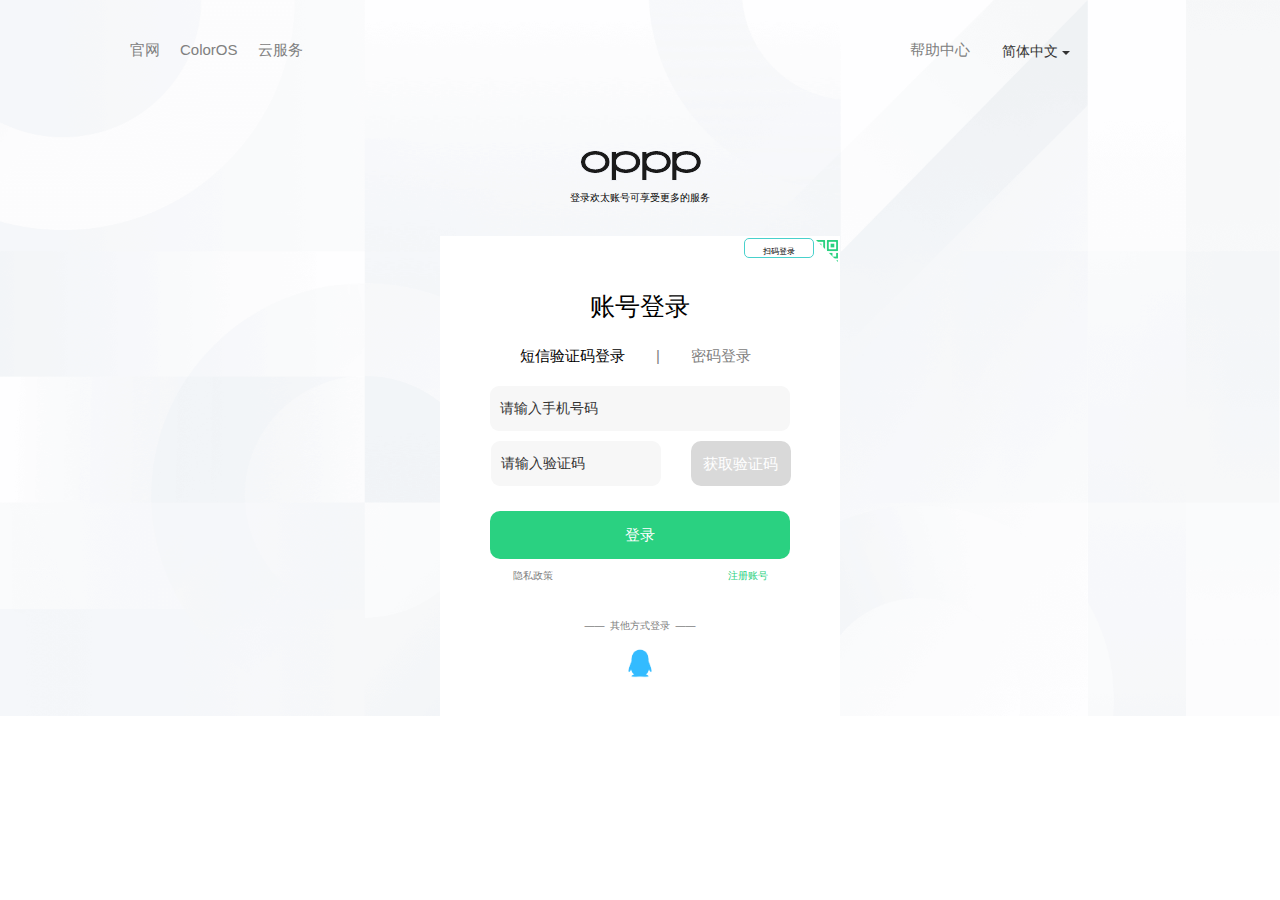
<file: 大二上-OPPO官网商城页面响应式设计/denglu.html>
<!DOCTYPE html>
<html>
	<head>
		<meta charset="utf-8">
		<title>OPPO 登录</title>
		<link rel="icon" href="https://business.oppo.com/static/favicon.ico"/>
		<link rel="stylesheet" type="text/css" href="css/bootstrap.css"/>
		<script type="text/javascript" src="js/jquery-1.12.4.js"></script>
		<script type="text/javascript" src="js/bootstrap.js"></script>
		<style type="text/css">
			body{
				background: url("images/denglubeijng.png") no-repeat;
				-moz-background-size:100% 100%;
				background-size:100% 100%;
			}
			header{
				height: 150px;
				line-height: 100px;
			}
			header li{
				float: left;
				list-style: none;
				margin-left: 20px;
			}
			header ul li a{
				color: gray;
				font-size: 15px;
				text-decoration: none;
			}
			a{
				text-decoration: none;
			}
			
			
		</style>
		
	</head>
	<body style="height: 100%;">
		
		<header>
			<div class="container">
				<div class="row">
					<div class="col-md-12 col-sm-12 col-xs-12">
						<div class="row">
							<div class="col-md-8 col-sm-6 col-xs-6" style="float: left;">
								<ul>
									<li><a href="index.html">官网</a></li>
									<li><a href="#">ColorOS</a></li>
									<li><a href="#">云服务</a></li>
								</ul>
							</div>
							<div class="col-md-4 col-sm-6 col-xs-6" style="float: right;">
								<ul>
									<li><a href="#">帮助中心</a></li>
									<li>
										<div class="dropdown">
										  <button class="btn btn-default dropdown-toggle" type="button" id="dropdownMenu1" data-toggle="dropdown" aria-haspopup="true" aria-expanded="true" style="border: 0;background-color: transparent;">
										    简体中文
										    <span class="caret"></span>
										  </button>
										  <ul class="dropdown-menu" aria-labelledby="dropdownMenu1" style="margin-top: -35px;">
										    <li><a href="#">简体中文</a></li>
										    <li><a href="#">繁体中文</a></li>
										    <li><a href="#">English</a></li>
										  </ul>
										</div>
									</li>
								</ul>
							</div>
						</div>
					</div>
				</div>
			</div>
		</header>
		
		
		<div class="zhongbu container">
			<div class="row">
				<div class="col-md-12 clo-sm-12 col-xs-12" align="center">
					<img src="images/index/OPPO_01.png" class="img-responsive"/>
					<div style="height: 5px;"></div>
					<span style="font-size: 10px;color: black;">登录欢太账号可享受更多的服务</span>
				</div>
				<div class="col-md-12 clo-sm-12 col-xs-12" style="height: 30px;"></div>
				<div class="col-md-12 clo-sm-12 col-xs-12" align="center">
					<div style="background-color: #ffffff;width: 400px;height: 480px;">
						<div class="row">
							<div class="col-md-12 clo-sm-12 col-xs-12" style="height: 2px;"></div>
							<div class="col-md-12 clo-sm-12 col-xs-12 shaoma">
								<img src="images/zuce.png" class="img-responsive" style="float: right;"/>
								<div style="float: right; border: mediumturquoise 1px solid;height: 20px;width: 70px;line-height: 20px;border-radius: 5px;" align="center">
									<span style="font-size: 8px;color: black;">扫码登录</span>
								</div>
							</div>
							<div class="col-md-12 col-sm-12 col-xs-12 putongdenglu">
								<div class="row">
									<div class="col-md-12 col-sm-12 col-xs-12" style="height: 25px;"></div>
									<div class="col-md-12 col-sm-12 col-xs-12 zhanghaodenglu">
										<div class="row">
											<div class="col-md-12 col-sm-12 col-xs-12"><span style="font-size: 25px;color: black;">账号登录</span></div>
											<div class="col-md-12 col-sm-12 col-xs-12" style="height: 20px;"></div>
											<div class="col-md-6 col-sm-6 col-xs-6"><span style="font-size: 15px;color: black;float: right;" class="zh">短信验证码登录</span></div>
											<div class="col-md-1 col-sm-1 col-xs-1"><span style="font-size: 15px;color: gray;">|</span></div>
											<div class="col-md-5 col-sm-5 col-xs-5"><span style="font-size: 15px;color: gray;float: left;" class="mm">密码登录</span></div>
											<div class="col-md-12 col-sm-12 col-xs-12 duanxinyanz">
												<div class="row">
													<div class="col-md-12 col-sm-12 col-xs-12" style="height: 20px;"></div>
													<div class="col-md-12 col-sm-12 col-xs-12"><input id="mobile" style="width: 300px;height: 45px;background-color: #f7f7f7;border-radius: 9px;border: 0;" type="text" value="&nbsp&nbsp请输入手机号码"><div id="divMobile"></div></div>
													<div class="col-md-12 col-sm-12 col-xs-12" style="height: 10px;"></div>
													<div class="col-md-7 col-sm-7 col-xs-7"><input style="float: right; width: 170px;height: 45px;background-color: #f7f7f7;border-radius: 9px;border: 0;" type="text" value="&nbsp&nbsp请输入验证码"></div>
													<div class="col-md-5 col-sm-5 col-xs-5"><div style="float: left; width: 100px;height: 45px;background-color: #d9d9d9;border: 0;border-radius: 10px;line-height: 45px;"><span style="font-size: 15px;color: white;">获取验证码</span></div></div>
													<div class="col-md-12 clo-sm-12 col-xs-12" style="height: 25px;"></div>
												</div>
											</div>
											<div class="col-md-12 col-sm-12 col-xs-12 mimadenglu" style="display: none;">
												<div class="row">
													<div class="col-md-12 col-sm-12 col-xs-12" style="height: 20px;"></div>
													<div class="col-md-12 col-sm-12 col-xs-12"><input style="width: 300px;height: 45px;background-color: #f7f7f7;border-radius: 9px;border: 0;" type="text" value="&nbsp&nbsp请输入手机号或邮箱"></div>
													<div class="col-md-12 col-sm-12 col-xs-12" style="height: 10px;"></div>
													<div class="col-md-12 col-sm-12 col-xs-12"><input style=" width: 300px;height: 45px;background-color: #f7f7f7;border-radius: 9px;border: 0;" type="text" value="&nbsp&nbsp请输入密码"></div>
													<div class="col-md-12 col-sm-12 col-xs-12" style="height: 10px;"></div>
													<div class="col-md-12 col-sm-12 col-xs-12"><span style="font-size: 10px;color: gray;margin-left: -60%;">忘记密码</span></div>
													<div class="col-md-12 clo-sm-12 col-xs-12" style="height: 25px;"></div>
												</div>
											</div>
											
											<div class="col-md-12 col-sm-12 col-xs-12"><a href="index.html"><div style="width: 300px;height: 48px;background-color: #2ad181;border: 0;border-radius: 10px;line-height: 48px;"><span style="font-size: 15px;color: white;">登录</span></div></a></div>
											<div class="col-md-12 col-sm-12 col-xs-12" style="height: 5px;"></div>
											<div class="col-md-6 col-sm-6 col-xs-6"><a href="#"><span style="font-size: 10px;color: gray;">隐私政策</span></a></div>
											<div class="col-md-6 col-sm-6 col-xs-6"><a href="zhuce.html"><span style="font-size: 10px;color: #2ad181;">注册账号</span></a></div>
											<div class="col-md-12 col-sm-12 col-xs-12" style="height: 30px;"></div>
											<div class="col-md-12 col-sm-12 col-xs-12"><span style="font-size: 10px;color: gray;">——&nbsp;&nbsp;其他方式登录&nbsp;&nbsp;——</span></div>
											<div class="col-md-12 col-sm-12 col-xs-12" style="height: 10px;"></div>
											<div class="col-md-12 col-sm-12 col-xs-12"><img src="images/qq.png" class="img-responsive" width="10%" height="10%"/></div>
										</div>
									</div>
								</div>
							</div>
							
							
							<div class="col-md-12 col-sm-12 col-xs-12 erweima" style="display: none;">
								<div class="row">
									<div class="col-md-12 col-sm-12 col-xs-12">
										<div class="col-md-12 col-sm-12 col-xs-12" style="height: 25px;"></div>
										<div class="col-md-12 col-sm-12 col-xs-12"><span style="font-size: 25px;color: black;">扫码登录</span></div>
										<div class="col-md-12 col-sm-12 col-xs-12" style="height: 20px;"></div>
										<div class="col-md-12 col-sm-12 col-xs-12" align="center">
											<div style="width: 170px;height: 170px; border: black 1px solid;border-radius: 10px;"><img src="images/zhuceerweima.jfif" class="img-responsive"/></div>
										</div>
										<div class="col-md-12 col-sm-12 col-xs-12" style="height: 5px;"></div>
										<div class="col-md-12 col-sm-12 col-xs-12" align="center">
											<div style="width: 180px;height: 180px; border: 0;border-radius: 10px;"><img src="images/zuceerweima2.png" class="img-responsive"/></div>
										</div>
										<div class="col-md-12 col-sm-12 col-xs-12" style="height: 5px;"></div>
										<div class="col-md-12 col-sm-12 col-xs-12"><span style="font-size: 15px;">请进入手机设置&nbsp;"欢太账号"&nbsp;扫码登录</span></div>
									</div>
								</div> 
							</div>
							
							<!-- <div class="col-md-12 col-sm-12 col-xs-12" style="height: 47px;"></div> -->
						</div>
					</div>
				</div>
			</div>
			
		</div>
		
		
		
		
		
		<script type="text/javascript">
			$(function(){
				$("a").css("text-decoration","none");
				
				//登录方式切换
				$(".zh").hover(function(){
					$(".mimadenglu").hide();
					$(this).css("color","black");
					$(".mm").css("color","grey");
					$(".duanxinyanz").show();
				},function(){
					$(".duanxinyanz").show();
				});
				
				$(".mm").hover(function(){
					$(".duanxinyanz").hide();
					$(this).css("color","black");
					$(".zh").css("color","grey");
					$(".mimadenglu").show();
				},function(){
					$(".mimadenglu").show();
				});
				
				//扫码切换
				$(".shaoma").hover(function(){
					$(".putongdenglu").hide();
					$(".erweima").show();
				},function(){
					$(".erweima").hide();
					$(".putongdenglu").show();
				});
				
				
				$("#mobile").blue(function(){
					var mobile=$(this).val();
					var $mobileId=$("#divMoble");
					var regMobile=/^1\d{10}$/;
					if(regMobile.tes(mobile) ==false){
						$mobileId.html("手机号码不正确，请重新输入");
						return false;
					}
					$mobileId.html("");
					return true;
				});
				
				
			});
			
		</script>
		
		
		
	</body>
</html>
</file>
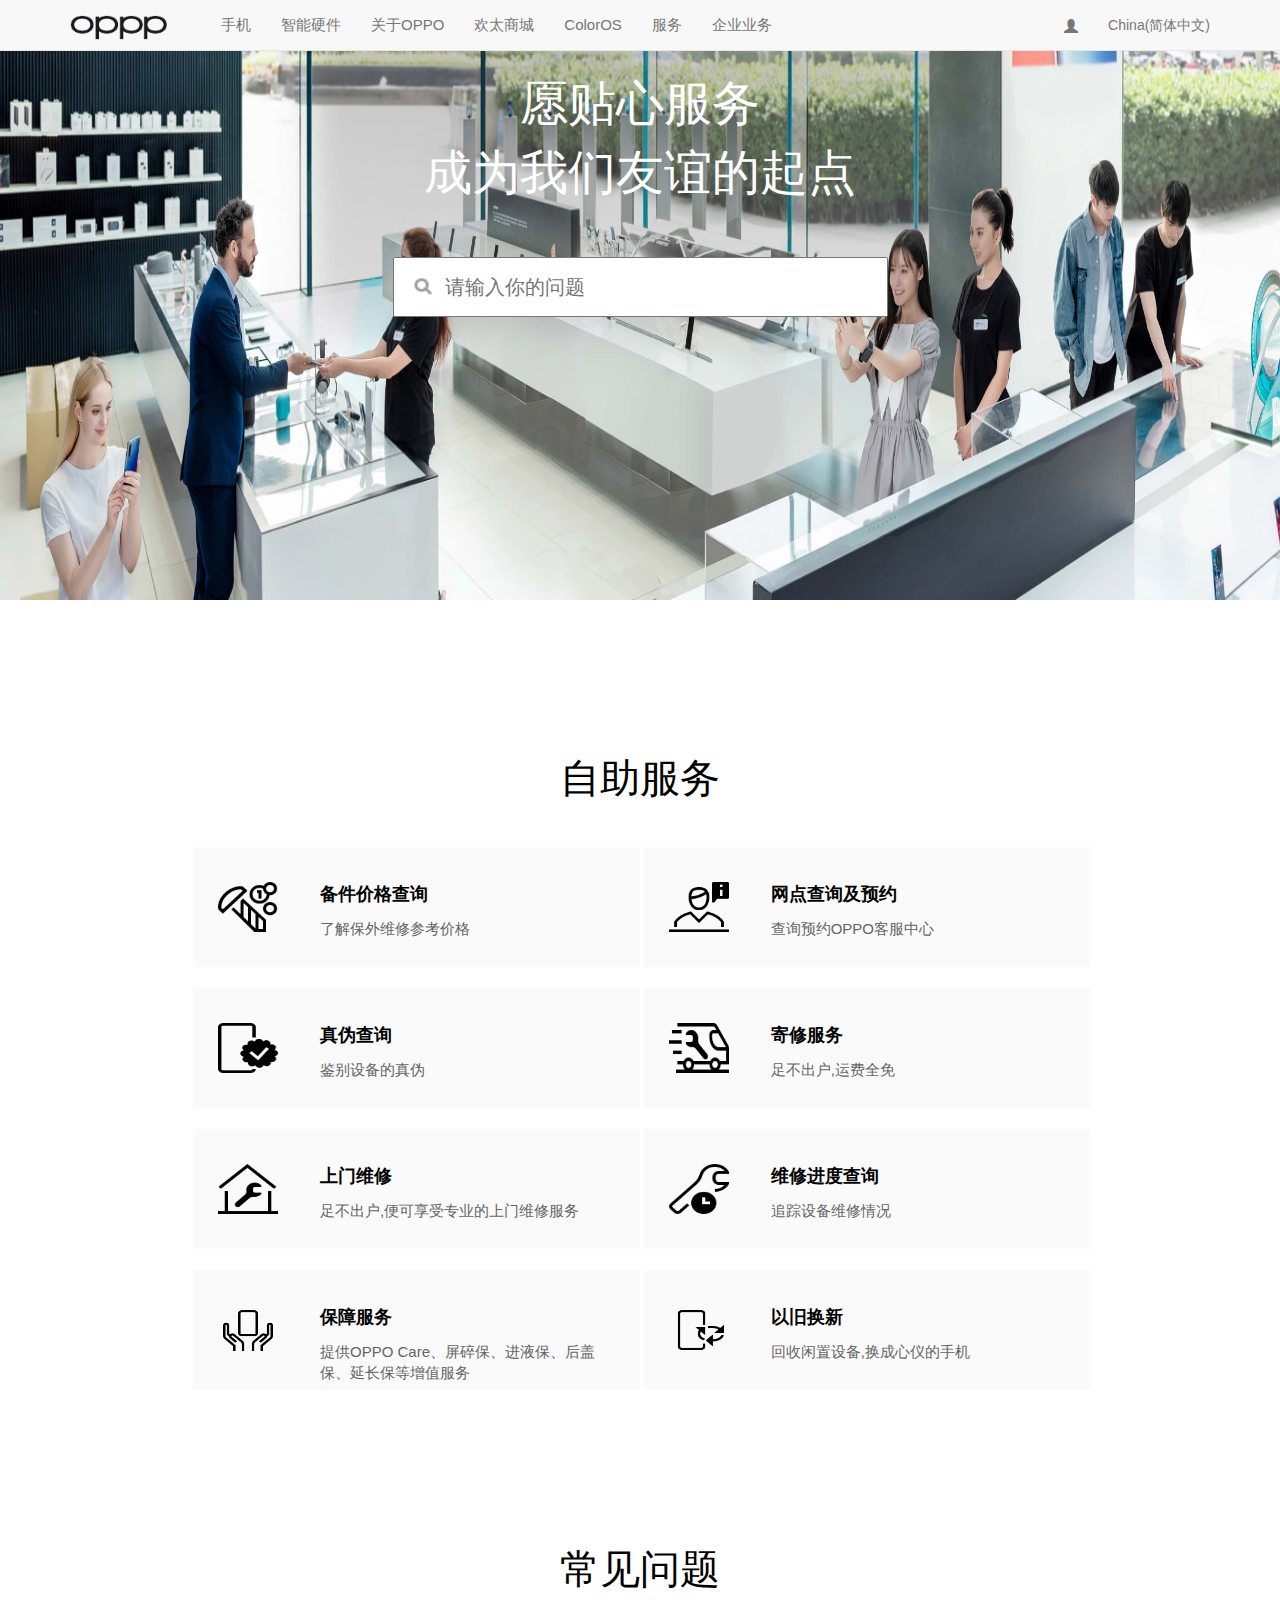
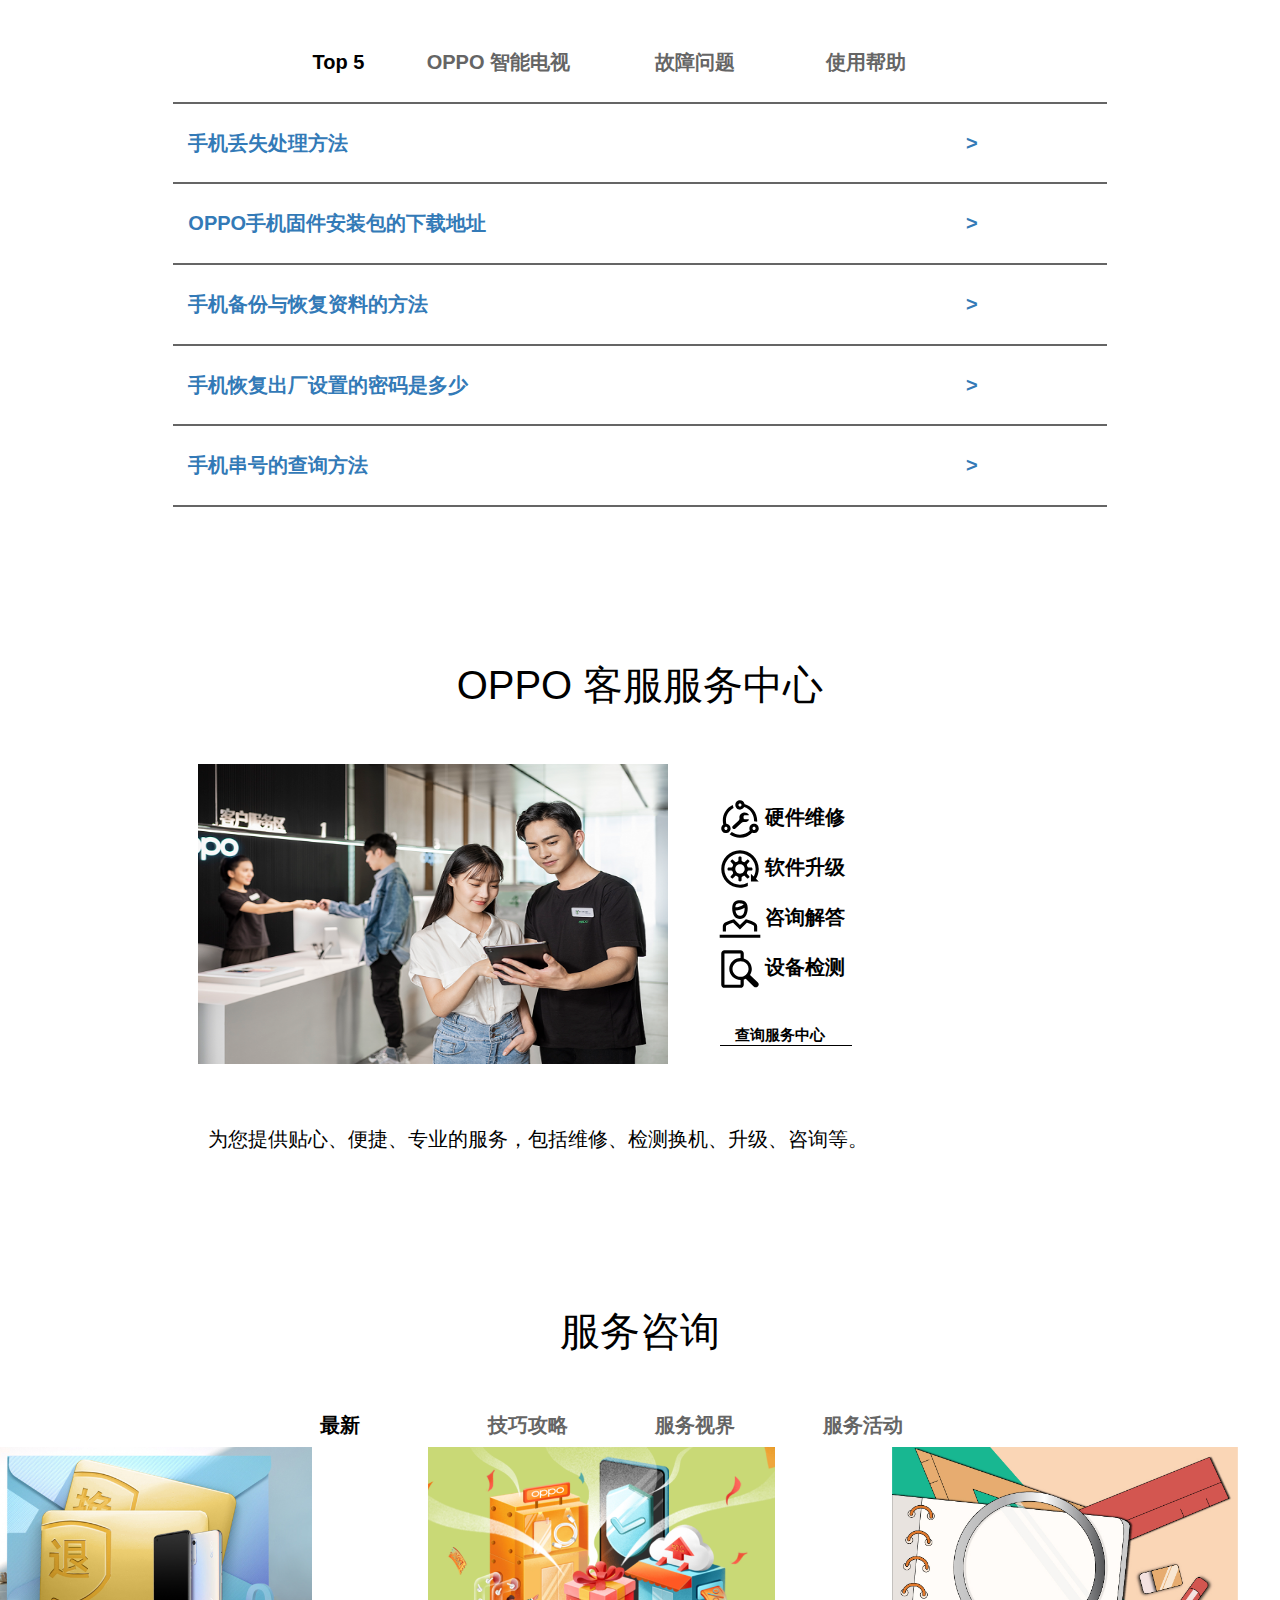
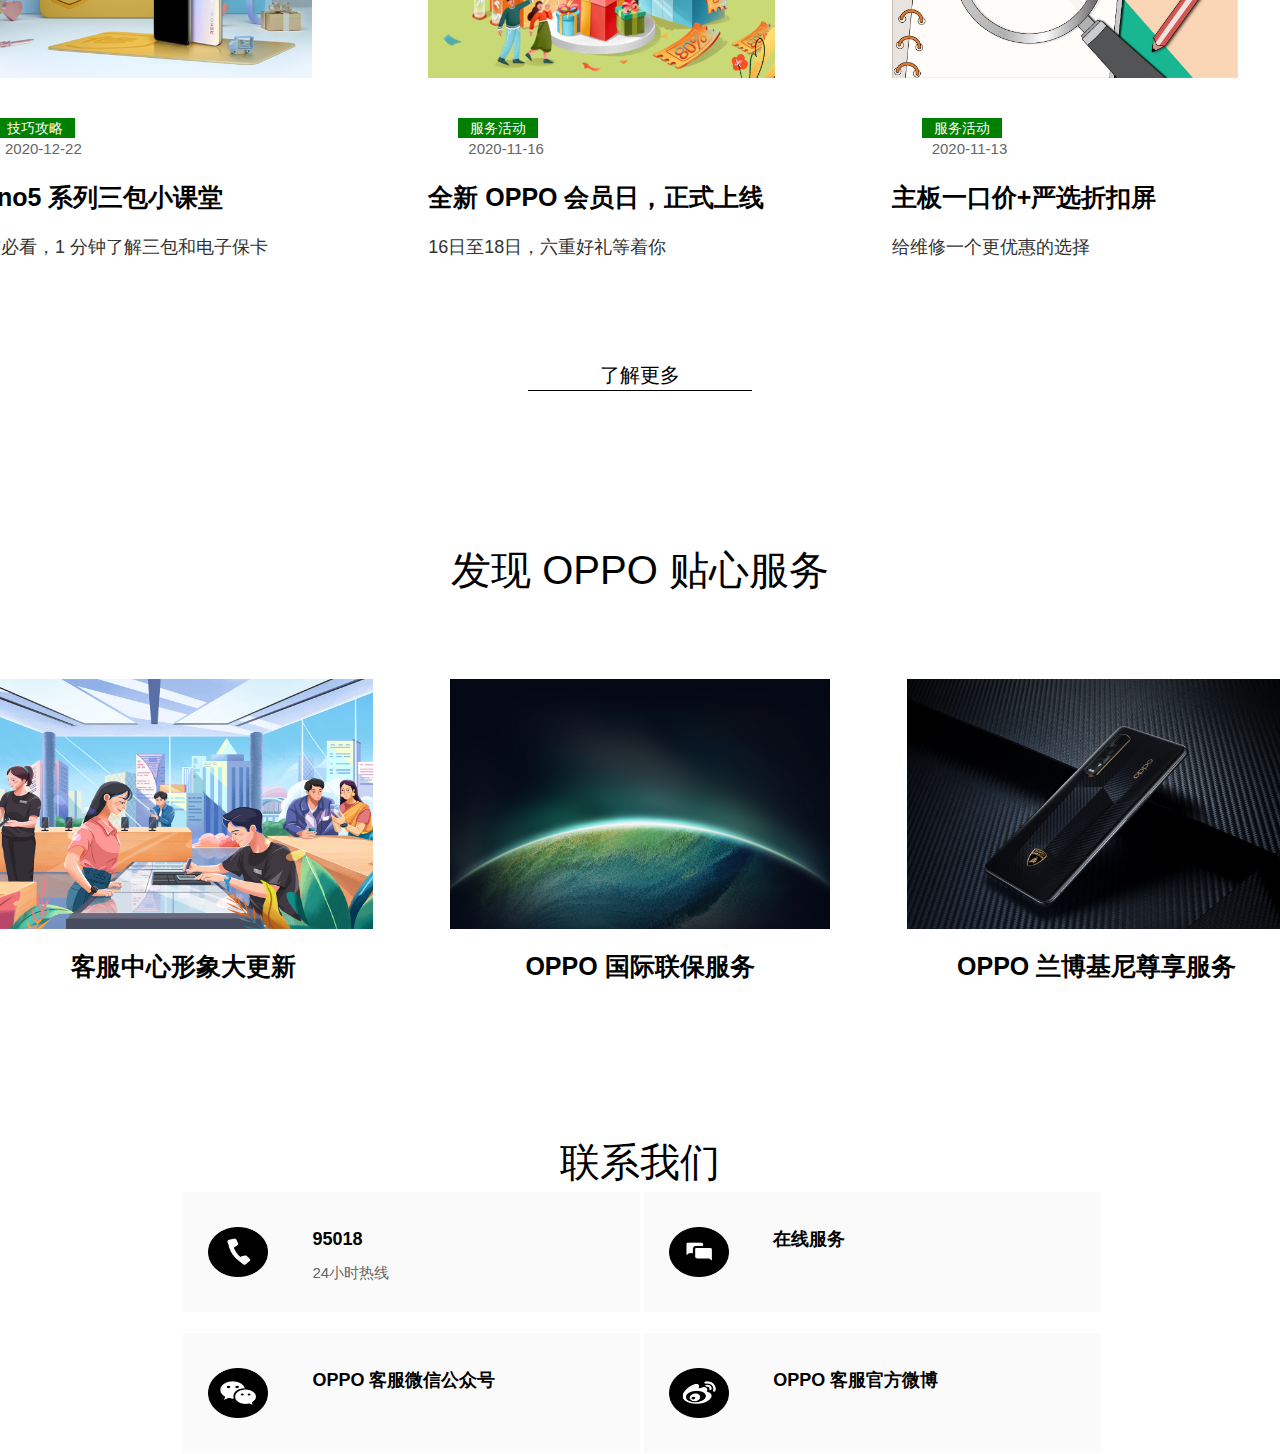
<file: 大二上-OPPO官网商城页面响应式设计/FuWu.html>
<!doctype html>
<html lang="en">
<head>
	<meta charset="UTF-8">
	<title>企业服务</title>
	<link rel="icon" href="https://business.oppo.com/static/favicon.ico">
	<script type="text/javascript" src="jsShu/jquery-1.12.4.js"></script>
	<script type="text/javascript" src="jsShu/bootstrap.js"></script>
	<link href="cssShu/style.css" rel="stylesheet" type="text/css" />
	<link href="cssShu/bootstrap.css" rel="stylesheet" type="text/css" />
</head>
<body>
	
	
	
	<div class="container-fluid">
		
		<!-- 导航 -->
		<!--导航-->
		<div class="xiaoyu767">
			<nav class="navbar navbar-default navbar-fixed-top bianse ">
			  <div class="container log">
				<!-- Brand and toggle get grouped for better mobile display -->
				<div class="navbar-header">
				  <button type="button" class="navbar-toggle collapsed" data-toggle="collapse" data-target="#bs-example-navbar-collapse-1" aria-expanded="false">
					<span class="sr-only">Toggle navigation</span>
					<span class="icon-bar"></span>
					<span class="icon-bar"></span>
					<span class="icon-bar"></span>
				  </button>
				  <a class="navbar-brand" href="index.html"><img src="images/OPPO_01.png" class="img-responsive" width="80%" height="80%"/></a>
				</div>
			
				<!-- Collect the nav links, forms, and other content for toggling -->
				<div class="collapse navbar-collapse " role="navigation" id="bs-example-navbar-collapse-1">
				  <ul class="nav navbar-nav flex-column justify-content-center erjicaidan">
					<!-- <li class="active"><a href="#">Link<span class="sr-only">(current)</span></a></li> -->
					<!-- <li>
						<a href="#">手机</a>
							<ul class="nav navbar-nav shoji flex-column justify-content-center">
								<li><a href="#">Find X 系列</a></li>
								<li><a href="#">Reno 系列</a></li>
								<li><a href="#">ACE 系列</a></li>
								<li><a href="#">A 系列</a></li>
								<li><a href="#">K 系列</a></li>
								<li><a href="#" class="navbar-right">查看更多</a></li>
							</ul> -->
						<!-- <div class="shoji nav navbar-nav justify-content-center">
							<ul>
								<li><a href="#">Find X 系列</a></li>
								<li><a href="#">Reno 系列</a></li>
								<li><a href="#">ACE 系列</a></li>
								<li><a href="#">A 系列</a></li>
								<li><a href="#">K 系列</a></li>
								<ul class="nav navbar-nav navbar-right">
									<li><a href="#">查看更多</a></li>
								</ul>
							</ul>
						</div> -->
					<!-- </li>
					<li><a href="#">智能硬件</a></li>
					<li><a href="#">关于OPPO</a></li>
					<li><a href="#">欢太商城</a></li>
					<li><a href="#">ColorOS</a></li>
					<li><a href="#">服务</a></li>
					<li><a href="#">企业业务</a></li>
				  </ul>
				  <ul class="nav navbar-nav navbar-right dengluzhuce">
					<li><a href="#" class="glyphicon glyphicon-user"></a></li>
					<li><a href="#">China(简体中文)</a></li>
				  </ul> -->
				  
				  
				  <li class="dropdown">
				      <a href="#" class="dropdown-toggle" data-toggle="dropdown" role="button" aria-haspopup="true" aria-expanded="false">手机</a>
				      <ul class="dropdown-menu">
				        <li><a href="Find_X2_Pro.html">Find X 系列</a></li>
				        <li><a href="#">Reno 系列</a></li>
				        <li><a href="#">ACE 系列</a></li>
				        <li><a href="#">A 系列</a></li>
				        <li><a href="#">K 系列</a></li>
				  		<li><a href="#">查看更多</a></li>
				      </ul>
				    </li>
				  				
					<li class="dropdown">
					  <a href="#" class="dropdown-toggle" data-toggle="dropdown" role="button" aria-haspopup="true" aria-expanded="false">智能硬件</a>
					  <ul class="dropdown-menu">
						<li><a href="#">智能电器</a></li>
						<li><a href="#">穿戴</a></li>
						<li><a href="#">声学</a></li>
						<li><a href="#">配件</a></li>
						<li><a href="#">查看更多</a></li>
					  </ul>
					</li>
					
					<li class="dropdown">
					  <a href="#" class="dropdown-toggle" data-toggle="dropdown" role="button" aria-haspopup="true" aria-expanded="false">关于OPPO</a>
					  <ul class="dropdown-menu">
						<li><a href="PinPaiKongJian.html">品牌故事</a></li>
						<li><a href="MeiXueKongJian.html">美学空间</a></li>
						<li><a href="#">活动</a></li>
						<li><a href="#">新闻中心</a></li>
					  </ul>
					</li>
						
					<li><a href="huantai.html">欢太商城</a></li>
					<li><a href="#">ColorOS</a></li>
					<li><a href="#">服务</a></li>
					<li><a href="qiyeqiwu.html">企业业务</a></li>
						
				  </ul>
				  
				  <ul class="nav navbar-nav navbar-right dengluzhuce">
				    <li><a href="denglu.html" class="glyphicon glyphicon-user"></a></li>
				    <li><a href="#">China(简体中文)</a></li>
				  </ul>
				</div><!-- /.navbar-collapse -->
			  </div><!-- /.container-fluid -->
			</nav>
		</div>
		
		
		
    <div class="row ">

<div class="col-md-12 col-xs-12 imgTile">

   <div class="row zi">
   		<div class="col-md-12 col-xs-12">愿贴心服务</div>
   		<div class="col-md-12 col-xs-12">成为我们友谊的起点</div>
   </div>

   
<div class="row">
	
   <div class="col-md-12 col-xs-12 kuang" align="center">

   <form action="" method="get" class="an" >
   <img src="images/2.png">
   <input name="" type="text"  placeholder="请输入你的问题 "/><!--搜索框-->
   </form>
     <ul class="ListU">
       <li>
       <dl>
          <dt>热门问题</dt>
          <dd><a href="#">手机如何遥控OPPO电视</a></dd>
          <dd><a href="#">手表如何遥控OPPO电视</a></dd>
          <dd><a href="#">OPPO电视如何与小天才手表连接</a></dd>
           <dd><a href="#">如何在OPPO电视上使用微信</a></dd>
        </dl>
        </li>
     </ul>
   </div>

</div>

  
</div>

   <div class="row ha">
   	<div class="col-md-12  zibo" >自助服务</div>
	<div class="col-md-12"><br/><br/></div>
   	<div class="row">
   	<div class="col-md-2"></div>
   	<div class="col-md-4 bodyTool">
   	<div >
   		<div class="row">
   			<div  class="col-md-3 Bimg"><img src="images/b1.png"></div>
   			<div  class="col-md-9">
   				<div class="row">
   					<div  class="col-md-12 look"><a href="#">备件价格查询</a></div>
   					<div  class="col-md-12 lookB"><a href="#">了解保外维修参考价格</a></div>
   				</div>
   			</div>
   		</div>
   	</div>
   	</div>
   	<div class="col-md-4 bodyTool">
   			<div >
   		<div class="row">
   			<div  class="col-md-3 Bimg"><img src="images/b2.png"></div>
   			<div  class="col-md-9">
   				<div class="row">
   					<div  class="col-md-12 look"><a href="#">网点查询及预约</a></div>
   					<div  class="col-md-12 lookB"><a href="#">查询预约OPPO客服中心</a></div>
   				</div>
   			</div>
   		</div>
   	</div>
   	</div>
   	<div class="col-md-2"></div>
   	</div>
  
 	<div class="row bian">
   	<div class="col-md-2"></div>
   	<div class="col-md-4 bodyTool">
   	<div >
   		<div class="row">
   			<div  class="col-md-3 Bimg"><img src="images/b3.png"></div>
   			<div  class="col-md-9">
   				<div class="row">
   					<div  class="col-md-12 look"><a href="#">真伪查询</a></div>
   					<div  class="col-md-12 lookB"><a href="#">鉴别设备的真伪</a></div>
   				</div>
   			</div>
   		</div>
   	</div>
   	</div>
   	<div class="col-md-4 bodyTool">
   			<div >
   		<div class="row">
   			<div  class="col-md-3 Bimg"><img src="images/b4.png"></div>
   			<div  class="col-md-9">
   				<div class="row">
   					<div  class="col-md-12 look"><a href="#">寄修服务</a></div>
   					<div  class="col-md-12 lookB"><a href="#">足不出户,运费全免</a></div>
   				</div>
   			</div>
   		</div>
   	</div>
   	</div>
   	<div class="col-md-2"></div>
   	</div>

<div class="row bian">
   	<div class="col-md-2"></div>
   	<div class="col-md-4 bodyTool">
   	<div >
   		<div class="row">
   			<div  class="col-md-3 Bimg"><img src="images/b5.png"></div>
   			<div  class="col-md-9">
   				<div class="row">
   					<div  class="col-md-12 look"><a href="#">上门维修</a></div>
   					<div  class="col-md-12 lookB"><a href="#">足不出户,便可享受专业的上门维修服务</a></div>
   				</div>
   			</div>
   		</div>
   	</div>
   	</div>
   	<div class="col-md-4 bodyTool">
   			<div >
   		<div class="row">
   			<div  class="col-md-3 Bimg"><img src="images/b6.png"></div>
   			<div  class="col-md-9">
   				<div class="row">
   					<div  class="col-md-12 look"><a href="#">维修进度查询</a></div>
   					<div  class="col-md-12 lookB"><a href="#">追踪设备维修情况</a></div>
   				</div>
   			</div>
   		</div>
   	</div>
   	</div>
   	<div class="col-md-2"></div>
   	</div>


<div class="row bian">
   	<div class="col-md-2"></div>
   	<div class="col-md-4 bodyTool">
   	<div >
   		<div class="row">
   			<div  class="col-md-3 Bimg"><img src="images/b7.png"></div>
   			<div  class="col-md-9">
   				<div class="row">
   					<div  class="col-md-12 look"><a href="#">保障服务</a></div>
   					<div  class="col-md-12 lookB"><a href="#">提供OPPO Care、屏碎保、进液保、后盖保、延长保等增值服务</a></div>
   				</div>
   			</div>
   		</div>
   	</div>
   	</div>
   	<div class="col-md-4 bodyTool">
   			<div >
   		<div class="row">
   			<div  class="col-md-3 Bimg"><img src="images/b8.png"></div>
   			<div  class="col-md-9">
   				<div class="row">
   					<div  class="col-md-12 look"><a href="#">以旧换新</a></div>
   					<div  class="col-md-12 lookB"><a href="#">回收闲置设备,换成心仪的手机</a></div>
   				</div>
   			</div>
   		</div>
   	</div>
   	</div>
   	<div class="col-md-2"></div>
   	</div>



   <div class="row ha">
   <div class="row">
   	<div class="col-md-12  zibo" >常见问题</div>
   	</div>
   	<div class="row hang">
   	<div class="col-md-3"></div>
   	<div class="col-md-6">
   		<div class="row ">
   		<div class="Park">
   			<div class="col-md-2 One"> Top 5</div>
   			<div class="col-md-4 Two">OPPO 智能电视</div>
   			<div class="col-md-3 Three">故障问题</div>
   			<div class="col-md-3 Four">使用帮助</div>
   		</div>
   		</div>
   	</div>
   	<div class="col-md-3"></div>
   	</div>
    </div>
    <div>
    	
    </div>

<div class="row">
    <div class="row  TableOne">
    <div class="row ">
    	<div class="col-md-2"> </div>
    	<div class="col-md-8 hrB"></div>
    	<div class="col-md-2"> </div>
    </div>
    <div class="row qi ">
    <a href="#">
    	<div class="col-md-2"> </div>
    	<div class="col-md-8 ">
    	<div class="row">
    	<div class="col-md-10">手机丢失处理方法</div>
        <div class="col-md-2">></div>
    	</div>
    	</div>
    	<div class="col-md-2"> </div>
    </a>
    </div>

     <div class="row ">
    	<div class="col-md-2"> </div>
    	<div class="col-md-8 hrB"></div>
    	<div class="col-md-2"> </div>
    </div>

   <div class="row qi ">
   <a href="#">
    	<div class="col-md-2"> </div>
    	<div class="col-md-8 ">
    	<div class="row">
    	<div class="col-md-10">OPPO手机固件安装包的下载地址</div>
        <div class="col-md-2">></div>
    	</div>
    	</div>
    	<div class="col-md-2"> </div>
    	</a>
    </div>

 <div class="row ">
    	<div class="col-md-2"> </div>
    	<div class="col-md-8 hrB"></div>
    	<div class="col-md-2"> </div>
    </div>

   <div class="row qi ">
   <a href="#">
    	<div class="col-md-2"> </div>
    	<div class="col-md-8 ">
    	<div class="row">
    	<div class="col-md-10">手机备份与恢复资料的方法</div>
        <div class="col-md-2">></div>
    	</div>
    	</div>
    	<div class="col-md-2"> </div>
    	</a>
    </div>

     <div class="row ">
    	<div class="col-md-2"> </div>
    	<div class="col-md-8 hrB"></div>
    	<div class="col-md-2"> </div>
    </div>

    <div class="row qi ">
    <a href="#">
    	<div class="col-md-2"> </div>
    	<div class="col-md-8 ">
    	<div class="row">
    	<div class="col-md-10">手机恢复出厂设置的密码是多少</div>
        <div class="col-md-2">></div>
    	</div>
    	</div>
    	<div class="col-md-2"> </div>
    	</a>
    </div>

 <div class="row ">
    	<div class="col-md-2"> </div>
    	<div class="col-md-8 hrB"></div>
    	<div class="col-md-2"> </div>
    </div>

    <div class="row qi ">
    <a href="#">
    	<div class="col-md-2"> </div>
    	<div class="col-md-8 ">
    	<div class="row">
    	<div class="col-md-10">手机串号的查询方法</div>
        <div class="col-md-2">></div>
    	</div>
    	</div>
    	<div class="col-md-2"> </div>
    	</a>
    </div>

 <div class="row ">
    	<div class="col-md-2"> </div>
    	<div class="col-md-8 hrB"></div>
    	<div class="col-md-2"> </div>
    </div>

    </div>


 <div class="row  TableTwo">
    <div class="row ">
    	<div class="col-md-2"> </div>
    	<div class="col-md-8 hrB"></div>
    	<div class="col-md-2"> </div>
    </div>
    <div class="row qi ">
    <a href="#">
    	<div class="col-md-2"> </div>
    	<div class="col-md-8 ">
    	<div class="row">
    	<div class="col-md-10">手机如何遥控OPPO电视</div>
        <div class="col-md-2">></div>
    	</div>
    	</div>
    	<div class="col-md-2"> </div>
    	</a>
    </div>

     <div class="row ">
    	<div class="col-md-2"> </div>
    	<div class="col-md-8 hrB"></div>
    	<div class="col-md-2"> </div>
    </div>

   <div class="row qi ">
   <a href="#">
    	<div class="col-md-2"> </div>
    	<div class="col-md-8 ">
    	<div class="row">
    	<div class="col-md-10">手表如何遥控OPPO电视</div>
        <div class="col-md-2">></div>
    	</div>
    	</div>
    	<div class="col-md-2"> </div>
    	</a>
    </div>

 <div class="row ">
    	<div class="col-md-2"> </div>
    	<div class="col-md-8 hrB"></div>
    	<div class="col-md-2"> </div>
    </div>

   <div class="row qi ">
   <a href="#">
    	<div class="col-md-2"> </div>
    	<div class="col-md-8 ">
    	<div class="row">
    	<div class="col-md-10">OPPO电视如何与小天才手表连接</div>
        <div class="col-md-2">></div>
    	</div>
    	</div>
    	<div class="col-md-2"> </div>
    	</a>
    </div>

     <div class="row ">
    	<div class="col-md-2"> </div>
    	<div class="col-md-8 hrB"></div>
    	<div class="col-md-2"> </div>
    </div>

    <div class="row qi ">
    <a href="#">
    	<div class="col-md-2"> </div>
    	<div class="col-md-8 ">
    	<div class="row">
    	<div class="col-md-10">如何在OPPO电视上使用微信</div>
        <div class="col-md-2">></div>
    	</div>
    	</div>
    	<div class="col-md-2"> </div>
    	</a>
    </div>

 <div class="row ">
    	<div class="col-md-2"> </div>
    	<div class="col-md-8 hrB"></div>
    	<div class="col-md-2"> </div>
    </div>

    <div class="row qi ">
    <a href="#">
    	<div class="col-md-2"> </div>
    	<div class="col-md-8 ">
    	<div class="row">
    	<div class="col-md-10">OPPO智能电视是否支持投屏</div>
        <div class="col-md-2">></div>
    	</div>
    	</div>
    	<div class="col-md-2"> </div>
    	</a>
    </div>
 <div class="row ">
    	<div class="col-md-2"> </div>
    	<div class="col-md-8 hrB"></div>
    	<div class="col-md-2"> </div>
    </div>


    </div>



 
 <div class="row  TableThree">
    <div class="row ">
    	<div class="col-md-2"> </div>
    	<div class="col-md-8 hrB"></div>
    	<div class="col-md-2"> </div>
    </div>
    <div class="row qi ">
    <a href="#">
    	<div class="col-md-2"> </div>
    	<div class="col-md-8 ">
    	<div class="row">
    	<div class="col-md-10">手机无法开机</div>
        <div class="col-md-2">></div>
    	</div>
    	</div>
    	<div class="col-md-2"> </div>
    	</a>
    </div>

     <div class="row ">
    	<div class="col-md-2"> </div>
    	<div class="col-md-8 hrB"></div>
    	<div class="col-md-2"> </div>
    </div>

   <div class="row qi ">
   <a href="#">
    	<div class="col-md-2"> </div>
    	<div class="col-md-8 ">
    	<div class="row">
    	<div class="col-md-10">手机进液</div>
        <div class="col-md-2">></div>
    	</div>
    	</div>
    	<div class="col-md-2"> </div>
    	</a>
    </div>

 <div class="row ">
    	<div class="col-md-2"> </div>
    	<div class="col-md-8 hrB"></div>
    	<div class="col-md-2"> </div>
    </div>

   <div class="row qi ">
   <a href="#">
    	<div class="col-md-2"> </div>
    	<div class="col-md-8 ">
    	<div class="row">
    	<div class="col-md-10">手机屏幕损坏</div>
        <div class="col-md-2">></div>
    	</div>
    	</div>
    	<div class="col-md-2"> </div>
    	</a>
    </div>

     <div class="row ">
    	<div class="col-md-2"> </div>
    	<div class="col-md-8 hrB"></div>
    	<div class="col-md-2"> </div>
    </div>

    <div class="row qi ">
    <a href="#">
    	<div class="col-md-2"> </div>
    	<div class="col-md-8 ">
    	<div class="row">
    	<div class="col-md-10">手机使用过程中卡顿的解决方法</div>
        <div class="col-md-2">></div>
    	</div>
    	</div>
    	<div class="col-md-2"> </div>
    	</a>
    </div>

 <div class="row ">
    	<div class="col-md-2"> </div>
    	<div class="col-md-8 hrB"></div>
    	<div class="col-md-2"> </div>
    </div>

    <div class="row qi ">
    <a href="#">
    	<div class="col-md-2"> </div>
    	<div class="col-md-8 ">
    	<div class="row">
    	<div class="col-md-10">手机死机的处理方法</div>
        <div class="col-md-2">></div>
    	</div>
    	</div>
    	<div class="col-md-2"> </div>
    	</a>
    </div>

 <div class="row ">
    	<div class="col-md-2"> </div>
    	<div class="col-md-8 hrB"></div>
    	<div class="col-md-2"> </div>
    </div>

    </div>



 <div class="row  TableFour">
    <div class="row ">
    	<div class="col-md-2"> </div>
    	<div class="col-md-8 hrB"></div>
    	<div class="col-md-2"> </div>
    </div>
    <div class="row qi ">
    <a href="#">
    	<div class="col-md-2"> </div>
    	<div class="col-md-8 ">
    	<div class="row">
    	<div class="col-md-10">OPPO电视服务政策</div>
        <div class="col-md-2">></div>
    	</div>
    	</div>
    	<div class="col-md-2"> </div>
    	</a>
    </div>

     <div class="row ">
    	<div class="col-md-2"> </div>
    	<div class="col-md-8 hrB"></div>
    	<div class="col-md-2"> </div>
    </div>

   <div class="row qi ">
   <a href="#">
    	<div class="col-md-2"> </div>
    	<div class="col-md-8 ">
    	<div class="row">
    	<div class="col-md-10">保障服务的查询方式</div>
        <div class="col-md-2">></div>
    	</div>
    	</div>
    	<div class="col-md-2"> </div>
    	</a>
    </div>

 <div class="row ">
    	<div class="col-md-2"> </div>
    	<div class="col-md-8 hrB"></div>
    	<div class="col-md-2"> </div>
    </div>

   <div class="row qi ">
   <a href="#">
    	<div class="col-md-2"> </div>
    	<div class="col-md-8 ">
    	<div class="row">
    	<div class="col-md-10">屏碎保的生效时间</div>
        <div class="col-md-2">></div>
    	</div>
    	</div>
    	<div class="col-md-2"> </div>
    	</a>
    </div>

     <div class="row ">
    	<div class="col-md-2"> </div>
    	<div class="col-md-8 hrB"></div>
    	<div class="col-md-2"> </div>
    </div>

    <div class="row qi ">
    <a href="#">
    	<div class="col-md-2"> </div>
    	<div class="col-md-8 ">
    	<div class="row">
    	<div class="col-md-10">手机搬家的使用方法</div>
        <div class="col-md-2">></div>
    	</div>
    	</div>
    	<div class="col-md-2"> </div>
    	</a>
    </div>

 <div class="row ">
    	<div class="col-md-2"> </div>
    	<div class="col-md-8 hrB"></div>
    	<div class="col-md-2"> </div>
    </div>

    <div class="row qi ">
    <a href="#">
    	<div class="col-md-2"> </div>
    	<div class="col-md-8 ">
    	<div class="row">
    	<div class="col-md-10">手机充电与电池保养技巧</div>
        <div class="col-md-2">></div>
    	</div>
    	</div>
    	<div class="col-md-2"> </div>
    	</a>
    </div>

 <div class="row ">
    	<div class="col-md-2"> </div>
    	<div class="col-md-8 hrB"></div>
    	<div class="col-md-2"> </div>
    </div>


    </div>

</div>


<div class="row">
<div class="row">
   	<div class="col-md-12  zibo" >OPPO  客服服务中心</div>
   	</div>
   	<div class="row cool">
   	<div class="col-md-2"> </div>
    	<div class="col-md-4"><img src="images/n1.png"></div>
    	<div class="col-md-4">
    		<div class="row wood">
    			
    			<div class="col-md-12">
    				<div class="row ">
    					<div class="col-md-12"><img src="images/j1.svg">硬件维修</div>
    					<div class="col-md-12"><img src="images/j2.svg">软件升级</div>
    				</div>
    			</div>
    			<div class="col-md-12">
    				<div class="row ">
    					<div class="col-md-12"><img src="images/j3.svg">咨询解答</div>
    					<div class="col-md-12"><img src="images/j4.svg">设备检测</div>
    				</div>
    			</div>

    			<div class="col-md-12 ">
                      <div class="row ">
    					<div class="col-md-4 cha"><a href="#">查询服务中心</a></div>
    					<div class="col-md-4"></div>
    					<div class="col-md-4"></div>
    				</div>
    					
    				</div>
    			</div>
    		</div>
    	</div>
    	<div class="col-md-2"> </div>
   	</div>

<div class="row dazi">
	<div class="col-md-2 "></div>
	<div class="col-md-8 ">为您提供贴心、便捷、专业的服务，包括维修、检测换机、升级、咨询等。</div>
	<div class="col-md-2 "></div>
</div>


<div class="row">
   	<div class="col-md-12  zibo" >服务咨询</div>
   	</div>
   	<div class="row hang">
   	<div class="col-md-3"></div>
   	<div class="col-md-6">
   		<div class="row Park">
   		<div class="col-md-3 OneO"> 最新
        </div>
   			<div class="col-md-3 TwoO">技巧攻略</div>
   			<div class="col-md-3 ThreeO">服务视界</div>
   			<div class="col-md-3 FourO">服务活动</div>
   		</div>
   	</div>
   	<div class="col-md-3"></div>
   	</div>
<div class="row">
   	<div class="row GoodOne">
<div class="row ms">

	<div class="col-md-4">
	<div class="row">
	<div class="col-md-12">
	<img src="images/w1.jpg">
	</div>

	<div class="col-md-12  too">
	<div class="row">
	<div class="col-md-3 ">
	<div class="gre">
	技巧攻略 
	</div>
	</div>
	<div class="col-md-9 jk">2020-12-22</div>	
    </div>
	</div>

	<div class="col-md-12 wule">
	Reno5 系列三包小课堂
	</div>

	<div class="col-md-12 gra">
	买前必看，1 分钟了解三包和电子保卡
	</div>

	</div>
	</div>

	<div class="col-md-4">
	<div class="row">
	<div class="col-md-12">
	<img src="images/w2.jpg">
	</div>

	<div class="col-md-12  too">
	<div class="row">
	<div class="col-md-3 ">
	<div class="gre">
	服务活动 
	</div>
	</div>
	<div class="col-md-9 jk">2020-11-16</div>	
    </div>
	</div>

	<div class="col-md-12 wule">
	全新 OPPO 会员日，正式上线
	</div>

	<div class="col-md-12 gra">
	16日至18日，六重好礼等着你
	</div>

	</div>
	</div>


	<div class="col-md-4">
	<div class="row">
	<div class="col-md-12">
	<img src="images/w3.jpg">
	</div>

	<div class="col-md-12  too">
	<div class="row">
	<div class="col-md-3 ">
	<div class="gre">
	服务活动 
	</div>
	</div>
	<div class="col-md-9 jk">2020-11-13</div>	
    </div>
	</div>

	<div class="col-md-12 wule">
	主板一口价+严选折扣屏
	</div>

	<div class="col-md-12 gra">
	给维修一个更优惠的选择
	</div>

	</div>
	</div>
	
</div>
</div>


<div class="row GoodTwo">
	


	<div class="row ms">

	<div class="col-md-4">
	<div class="row">
	<div class="col-md-12">
	<img src="images/w1.jpg">
	</div>

	<div class="col-md-12  too">
	<div class="row">
	<div class="col-md-3 ">
	<div class="gre">
	技巧攻略 
	</div>
	</div>
	<div class="col-md-9 jk">2020-12-22</div>	
    </div>
	</div>

	<div class="col-md-12 wule">
	Reno5 系列三包小课堂
	</div>

	<div class="col-md-12 gra">
	买前必看，1 分钟了解三包和电子保卡
	</div>

	</div>
	</div>

	<div class="col-md-4">
	<div class="row">
	<div class="col-md-12">
	<img src="images/w4.jpg">
	</div>

	<div class="col-md-12  too">
	<div class="row">
	<div class="col-md-3 ">
	<div class="gre">
	技巧攻略 
	</div>
	</div>
	<div class="col-md-9 jk">2020-10-16</div>	
    </div>
	</div>

	<div class="col-md-12 wule">
	维修空间功能正式上线
	</div>

	<div class="col-md-12 gra">
	为隐私上锁，每分每秒放心维修
	</div>

	</div>
	</div>


	<div class="col-md-4">
	<div class="row">
	<div class="col-md-12">
	<img src="images/w5.png">
	</div>

	<div class="col-md-12  too">
	<div class="row">
	<div class="col-md-3 ">
	<div class="gre">
	技巧攻略 
	</div>
	</div>
	<div class="col-md-9 jk">2020-09-24</div>	
    </div>
	</div>

	<div class="col-md-12 wule">
	ColorOS 11 正式上线
	</div>

	<div class="col-md-12 gra">
	定制你的专属系统，从现在开始
	</div>

	</div>
	</div>
	
</div>

</div>




<div class="row GoodThree">
	


	<div class="row ms">

	<div class="col-md-4">
	<div class="row">
	<div class="col-md-12">
	<img src="images/w6.jpg">
	</div>

	<div class="col-md-12  too">
	<div class="row">
	<div class="col-md-3 ">
	<div class="gre">
	服务视界 
	</div>
	</div>
	<div class="col-md-9 jk">2020-10-30</div>	
    </div>
	</div>

	<div class="col-md-12 wule">
	客服中心升级专题——服务不止于维修
	</div>

	<div class="col-md-12 gra">
	除了维修，客服中心还能为您带来更多
	</div>

	</div>
	</div>

	<div class="col-md-4">
	<div class="row">
	<div class="col-md-12">
	<img src="images/w7.png">
	</div>

	<div class="col-md-12  too">
	<div class="row">
	<div class="col-md-3 ">
	<div class="gre">
	服务视界 
	</div>
	</div>
	<div class="col-md-9 jk">2020-10-23</div>	
    </div>
	</div>

	<div class="col-md-12 wule">
	客服中心升级专题——形象大更新
	</div>

	<div class="col-md-12 gra">
	OPPO 在全球范围内进行的大更新，快来看看吧！
	</div>

	</div>
	</div>


	<div class="col-md-4">
	<div class="row">
	<div class="col-md-12">
	<img src="images/w8.jpg">
	</div>

	<div class="col-md-12  too">
	<div class="row">
	<div class="col-md-3 ">
	<div class="gre">
	服务视界 
	</div>
	</div>
	<div class="col-md-9 jk">2020-10-21</div>	
    </div>
	</div>

	<div class="col-md-12 wule">
	智能电视上门维修服务上线
	</div>

	<div class="col-md-12 gra">
	免费送货上门，支持安装服务
	</div>

	</div>
	</div>
	
</div>

</div>


	<div class="row GoodFour">
<div class="row ms">

	

	<div class="col-md-4">
	<div class="row">
	<div class="col-md-12">
	<img src="images/w2.jpg">
	</div>

	<div class="col-md-12  too">
	<div class="row">
	<div class="col-md-3 ">
	<div class="gre">
	服务活动 
	</div>
	</div>
	<div class="col-md-9 jk">2020-11-16</div>	
    </div>
	</div>

	<div class="col-md-12 wule">
	全新 OPPO 会员日，正式上线
	</div>

	<div class="col-md-12 gra">
	16日至18日，六重好礼等着你
	</div>

	</div>
	</div>


	<div class="col-md-4">
	<div class="row">
	<div class="col-md-12">
	<img src="images/w3.jpg">
	</div>

	<div class="col-md-12  too">
	<div class="row">
	<div class="col-md-3 ">
	<div class="gre">
	服务活动 
	</div>
	</div>
	<div class="col-md-9 jk">2020-11-13</div>	
    </div>
	</div>

	<div class="col-md-12 wule">
	主板一口价+严选折扣屏
	</div>

	<div class="col-md-12 gra">
	给维修一个更优惠的选择
	</div>

	</div>
	</div>

	<div class="col-md-4">
	<div class="row">
	<div class="col-md-12">
	<img src="images/w9.jpg">
	</div>

	<div class="col-md-12  too">
	<div class="row">
	<div class="col-md-3 ">
	<div class="gre">
	服务活动  
	</div>
	</div>
	<div class="col-md-9 jk">2020-11-13</div>	
    </div>
	</div>

	<div class="col-md-12 wule">
	OPPO 会员日全面升级
	</div>

	<div class="col-md-12 gra">
	每月 16～18 日，6 大权益全面来袭
	</div>

	</div>
	</div>
	
</div>
</div>

</div>
<div class="row  car">
    <div class="col-md-5"></div>
	<div class="col-md-2 gen "><a href="#" style="color: black;">了解更多</a></div>
	<div class="col-md-6"></div>
</div>

<div class="row">
   	<div class="col-md-12  zibo" >发现 OPPO 贴心服务
</div>
   	</div>

   	<div class="row ">
<div class="row  HH" style="text-align: center;">
	<div class="col-md-4">
	<div class="row">
	<div class="col-md-12">
	<img src="images/h1.jpg">
	</div>
	<div class="col-md-12 nihao">
	客服中心形象大更新
	</div>
	</div>
	</div>
	<div class="col-md-4">
	<div class="row">
	<div class="col-md-12">
	<img src="images/h2.jpg">
	</div>
	<div class="col-md-12 nihao">
	OPPO 国际联保服务
	</div>
	</div>
	</div>
	<div class="col-md-4">
	<div class="row">
	<div class="col-md-12">
	<img src="images/h3.jpg">
	</div>
	<div class="col-md-12 nihao">
	OPPO 兰博基尼尊享服务
	</div>
	</div>
	</div>	
</div>
</div>


<div class="row">
   	<div class="col-md-12  zibo" >联系我们
</div>
   	</div>

   <div class="row ha">
   	<div class="row">
   	<div class="col-md-2"></div>
   	<div class="col-md-4 bodyTool">
   	<div >
   		<div class="row">
   			<div  class="col-md-3 Bimg"><img src="images/D1.png"></div>
   			<div  class="col-md-9">
   				<div class="row">
   					<div  class="col-md-12 look"><a href="#">95018</a></div>
   					<div  class="col-md-12 lookB"><a href="#">24小时热线</a></div>
   					
   				</div>
   			</div>
   		</div>
   	</div>
   	</div>
   	<div class="col-md-4 bodyTool">
   			<div >
   		<div class="row">
   			<div  class="col-md-3 Bimg"><img src="images/D2.png"></div>
   			<div  class="col-md-9">
   				<div class="row">
   					<div  class="col-md-12 look"><a href="#">在线服务</a></div>
   				
   				</div>
   			</div>
   		</div>
   	</div>
   	</div>
   	<div class="col-md-2"></div>
   	</div>
  
 	<div class="row bian">
   	<div class="col-md-2"></div>
   	<div class="col-md-4 bodyTool">
   	<div >
   		<div class="row">
   			<div  class="col-md-3 Bimg"><img src="images/D3.png"></div>
   			<div  class="col-md-9">
   				<div class="row">
   					<div  class="col-md-12 look"><a href="#">OPPO 客服微信公众号</a></div>
   					
   				</div>
   			</div>
   		</div>
   	</div>
   	</div>
   	<div class="col-md-4 bodyTool">
   			<div >
   		<div class="row">
   			<div  class="col-md-3 Bimg"><img src="images/D4.png"></div>
   			<div  class="col-md-9">
   				<div class="row">
   					<div  class="col-md-12 look"><a href="#">OPPO 客服官方微博</a></div>
   				
   				</div>
   			</div>
   		</div>
   	</div>
   	</div>
   	<div class="col-md-2"></div>
   	</div>




   </div>


   	</div>
</div>








    <script type="text/javascript">
  
  $(function(){
    $(".an").click(function(){
      $(this).siblings().slideToggle(1000);
  
    });
     $(".One").click(function(){
   $(".One").siblings().css("color","#656565" );
        $(".One").css(  "color","black" );
    $(".TableOne").siblings().hide();
    $(".TableOne").show();
    });
    $(".Two").click(function(){
      $(".Two").siblings().css("color","#656565" );
        $(".Two").css("color","black" );
    $(".TableTwo").siblings().hide();
    $(".TableTwo").show();
    });
     $(".Three").click(function(){
     	$(".Three").siblings().css("color","#656565" );
     		$(".Three").css(  "color","black" );
    $(".TableThree").siblings().hide();
    $(".TableThree").show();
    });
       $(".Four").click(function(){
       	$(".Four").siblings().css(  "color","#656565" );
     		$(".Four").css(  "color","black" );
    $(".TableFour").siblings().hide();
    $(".TableFour").show();
    });

        $(".OneO").click(function(){
           $(".OneO").siblings().css("color","#656565" );
        $(".OneO").css(  "color","black" );
     
    $(".GoodOne").siblings().hide();
    $(".GoodOne").show();
    });

          $(".TwoO").click(function(){
                 $(".TwoO").siblings().css("color","#656565" );
        $(".TwoO").css(  "color","black" );
    $(".GoodTwo").siblings().hide();
    $(".GoodTwo").show();
    });

            $(".ThreeO").click(function(){
                $(".ThreeO").siblings().css("color","#656565" );
        $(".ThreeO").css(  "color","black" );
    $(".GoodThree").siblings().hide();
    $(".GoodThree").show();
    });


                  $(".FourO").click(function(){
          $(".FourO").siblings().css("color","#656565" );
        $(".FourO").css(  "color","black" );
    $(".GoodFour").siblings().hide();
    $(".GoodFour").show();
    });

  });
  

</script>
</body>
</html>
</file>
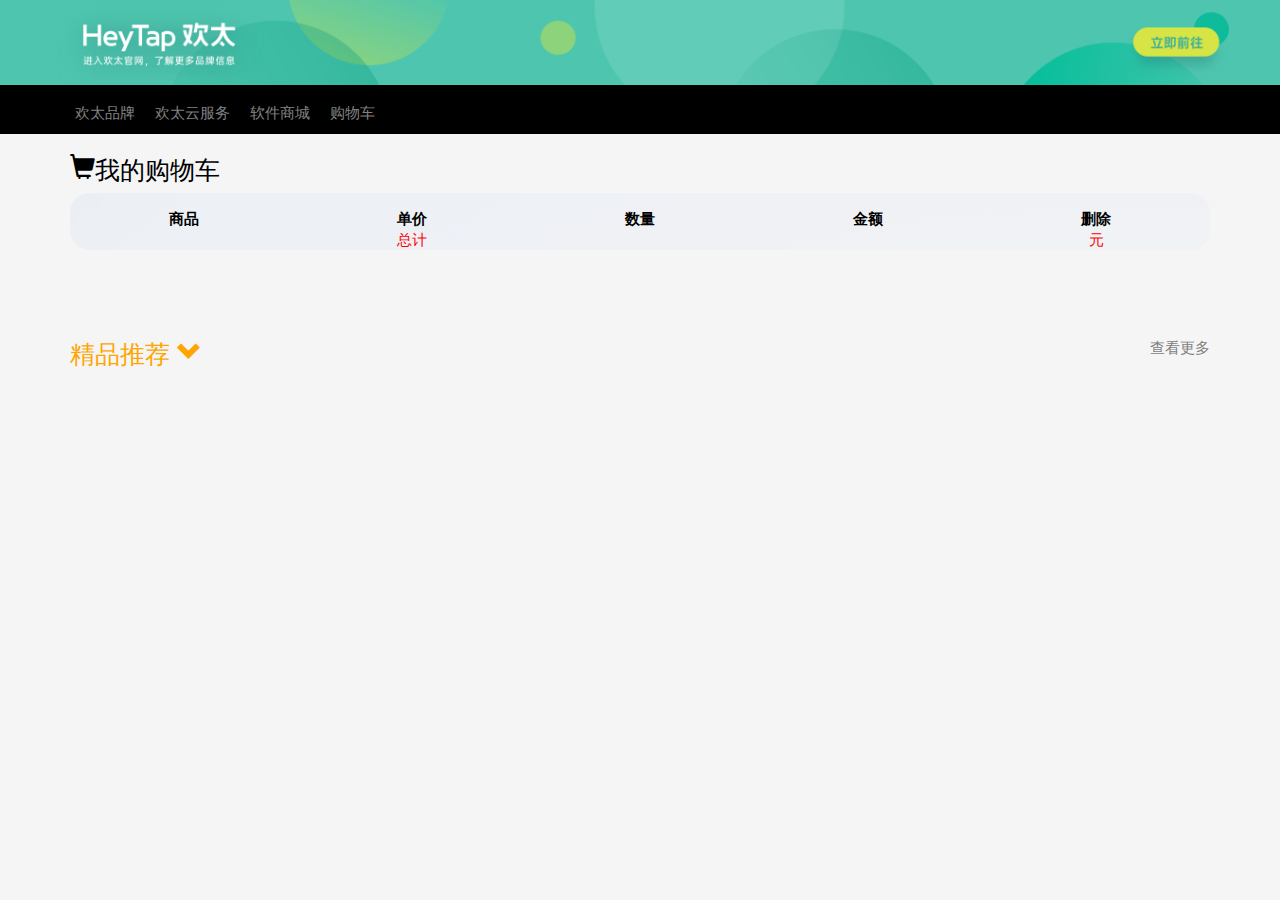
<file: 大二上-OPPO官网商城页面响应式设计/gowuche.html>
<!DOCTYPE html>
<html>
	<head>
		<meta charset="UTF-8">
		<title>换太商城购物车</title>
		<link rel="icon" href="https://business.oppo.com/static/favicon.ico">
		<link rel="stylesheet" type="text/css" href="css/bootstrap.css"/>
		<script type="text/javascript" src="js/jquery-1.12.4.js"></script>
		<script type="text/javascript" src="js/bootstrap.js"></script>
	</head>
	<style type="text/css">
		body::-webkit-scrollbar{
		    width:0;
		}
		.daohangul li{
			list-style: none;
			margin-left: 20px;
		}
		.daohangul li>a{
			font-size: 15px;
			color: gray;
			text-decoration: none;
		}
		h1{
			color: black;
			font-size: 25px;
		}
		table{
			width: 100%;
			margin: 0 auto;
			text-decoration: none;
			list-style: none;
		}
		td img{
			width: 80px;
			height: 80px;
		}
		th>span{
			color: black;
			font-size: 15px;
		}
	body{
		font-size: larger;color: crimson;
		background-color: #F5F5F5;
		background-repeat: no-repeat;
		background-size: 100%;
	}
	table th,table td{
		font-size: 10px;
	 text-align: center;
		
	}
.zhen{

	background-color: white;
}
	</style>
	<body>
		
		<header>
			<div><a href="index.html"><img src="images/huantai/top_1.png" class="img-responsive" /></a></div>
			<!-- 导航 -->
			<div class="container-fluid">
				<div class="row">
					<div class="col-md-12 col-sm-12 col-xs-12" style="background-color: black;">
						<div class="col-md-12  col-sm-12 col-xs-12"><br/></div>
							<ul class="daohangul" style="display: flex;float: left;">
								<li><a href="huantai.html">欢太品牌</a></li>
								<li><a href="#">欢太云服务</a></li>
								<li><a href="#">软件商城</a></li>
								<li><a href="gowuche.html">购物车</a></li>
							</ul>
					</div>
				</div>
			</div>
		</header>
		
		
	<div class="container">
		
		<h1><span class="glyphicon glyphicon-shopping-cart">我的购物车</span></h1>
		<table  class="zhen" style="background:url(images/index/index.jpg);border-radius: 20px;">
			<thead>
				<tr><th><br/></th></tr>
				<tr>
				<th><span>商品</span></th>
				<th><span>单价</span></th>
				<th><span>数量</span></th>
				<th><span>金额</span></th>
				<th><span>删除</span></th>
				</tr>
			</thead>
			<tbody id="goods">
				<!--<tr>
				<td>面膜</td>
				<td>150</td>
				<td align="center"> 
					<input type="button" value="-" id="jian" onclick="change(this,-1);"/>-->
					<!--readonly规定输入字段为只读-->
					<!--<input id="text" type="text" size="1" value="1" readonly="readonly" />
					<input type="button" value="+" id="add" onclick="change(this,1);"/>
				</td>
				<td> <input id="money" size="1" value="80"></input></td>
				<td align="center">
					<input type="button" value="X" onclick="del(this)" />
				</td>
				</tr>-->
			</tbody>
			<tfoot>
				<tr>
					<td colspan="3" align="center" ><span style="color: red; font-size: 15px;">总计</span></td>
					<td id="total"></td>
					<td><span style="color: red; font-size: 15px;">元</span></td>
				</tr>
			</tfoot>
		</table>
		<br/>
		<div class="row">
			<div class="col-md-12 col-sm-12 col-xs-12"><a href="#"><div class="lijizhifu" style="display: none; width: 100px;height: 30px;border-radius: 10px;line-height: 30px;background-color: red;float: right;" align="center"><span style="color: white;font-size: 15px;">立即支付</span></div></a></div>
		</div>
		
		<br/><br/><br/><br/>
		<span style="float: left;font-size: 25px;color: orange;" class="jinping">精品推荐&nbsp;<span class="glyphicon glyphicon-chevron-down"></span></span>
		<span style="float: right;"><a href="huantai.html" class="chakan" style="text-decoration: none;color: gray;font-size: 15px;">查看更多</a></span>
		<table class="zhen jingping" style="border-radius: 20px;display: none;">
			<tr><th><br/></th></tr>
			<tr>
				<!--文本th-->
				<th><span>商品</span></th>
				<th><span>单价</span></th>
				<th><span>名称</span></th>
				
				<th><span>好评率</span></th>
				<th><span>添加</span></th>
			</tr>
			<tr>
				<td><img src="images/gw1.png"></td>
					<td style="color: orange;">1299.00</td>
				<td  style="color: black;">A53 湖水绿 4G+128G</td>
				
				<td  style="color: orange;">88%</td>
				<td align="center">
					<input id="jiaru" type="button" value="加入购物车" onclick="add_shoppingcar(this)"/>
				</td>
			</tr>
			<tr>
				<td><img src="images/gw2.png"></td>
				<td  style="color: orange;">2499.00</td>
				<td  style="color: black;">Reno4 SE 超闪蓝/8G+128G</td>
				
				<td  style="color: orange;">82%</td>
				<td align="center">
					<input id="jiaru" type="button" value="加入购物车" onclick="add_shoppingcar(this)"/>
				</td>
			</tr>
			<tr>
				<td><img src="images/gw3.png"></td>
				<td  style="color: orange;">1499.00</td>
				<td style="color: black;">K7x 黑镜 6G+128G</td>
				
				<td style="color: orange;">75%</td>
				<td align="center">
					<input id="jiaru" type="button" value="加入购物车" onclick="add_shoppingcar(this)"/>
				</td>
			</tr>
			<tr>
				<td><img src="images/gw4.png"></td>
				<td style="color: orange;">2699.00</td>
				<td style="color: black;">Reno5 星河入梦 8G+128G</td>
				
				<td style="color: orange;">80%</td>
				<td align="center">
					<input id="jiaru" type="button" value="加入购物车" onclick="add_shoppingcar(this)"/>
				</td>
			</tr>
		</table>
		<br/>
		</div>
	</body>
	<script type="text/javascript">
		//this js中指当前对象
		function add_shoppingcar(btn){
			var tr=btn.parentNode.parentNode;
			var tds=tr.getElementsByTagName("td");
			var name=tds[0].innerHTML;
			var price=tds[1].innerHTML;
			var tbody=document.getElementById("goods");
			var row=tbody.insertRow();//insertRow表格开头插入新行
			row.innerHTML="<td>"+name+"</td>"+
		"<td>"+price+"</td>"+
		"<td align='center'>"+
		"<input type='button' value='-' id='jian'  onclick='change(this,-1)'  />"+
		"<input id='text' type='text' size='1' value='1' readonly='readonly' />"+
		"<input type='button' value='+' id='add'  onclick='change(this,1)'  />"+
		"</td>"+
		"<td>"+price+"</td>"+
		"<td align='center'>"+
			"<input type='button' value='X' onclick='del(this)'/>"+
		"</td>"+
		"</tr>"
		total();
		}
		//增加减少数量，用n正负1来表示点击了加减按钮
		function change(btn,n){
		//获取数量的三个input对象
		var inputs = btn.parentNode.getElementsByTagName("input");
		//获取原来的数量
		var amount = parseInt(inputs[1].value);
		//当amount=1时不能再点击"-"符号
		//用n<0来表示点击了减button
		if(amount<=1 && n<0){
			return;
		}
		//根据加减来改变数量
		inputs[1].value = amount + n;
		//将改变后的数量值赋值给amount
		amount = inputs[1].value;
		//获取表格中的行
		var tr = btn.parentNode.parentNode;
		//获取所有的列
		var tds = tr.getElementsByTagName("td");
		//获取单价
		var price = parseFloat(tds[1].innerHTML);
		//总价=单价*数量
		var m = price * amount;
		//将总价赋值给相应的位置
		tds[3].innerHTML = m;
		//调用total方法，求总计
		total();
	}


		function total(){
			var tbody=document.getElementById("goods");
			var trs=tbody.getElementsByTagName("tr");
			var sum=0;
			for(var i=0;i<trs.length;i++){
				var tds=trs[i].getElementsByTagName("td");
				var m=tds[3].innerHTML;
				sum += parseFloat(m);
			}
			var total=document.getElementById("total");
			total.innerHTML = sum;
		}
		function del(i){
			var tr=i.parentNode.parentNode;
			tr.parentNode.removeChild(tr);
			//tr.remove(tr);
			total();
		}
	</script>
	
	<script type="text/javascript">
		$(function(){
			//导航a标签hover切换白灰
			$(".daohangul a").hover(function(){
				$(this).css("color","white");
			},function(){
				$(this).css("color","grey");
			});
			
			$(".chakan").hover(function(){
				$(this).css("color","orange");
			},function(){
				$(this).css("color","grey");
			});
			
			$(".jinping").click(function(){
				$(".jingping").slideToggle();
			});
			
			/* $(".jinping").click(function(){
				if($(".jingping").is(":hidden")){ 
					$(".jingping").slideDown("slow");
				} else {
					$(".jingping").slideUp("slow");
				}
			}); */
			
			$(".jingping #jiaru").click(function(){
				$(".lijizhifu").show();
			});
			
		});
	</script>
</html>
</file>
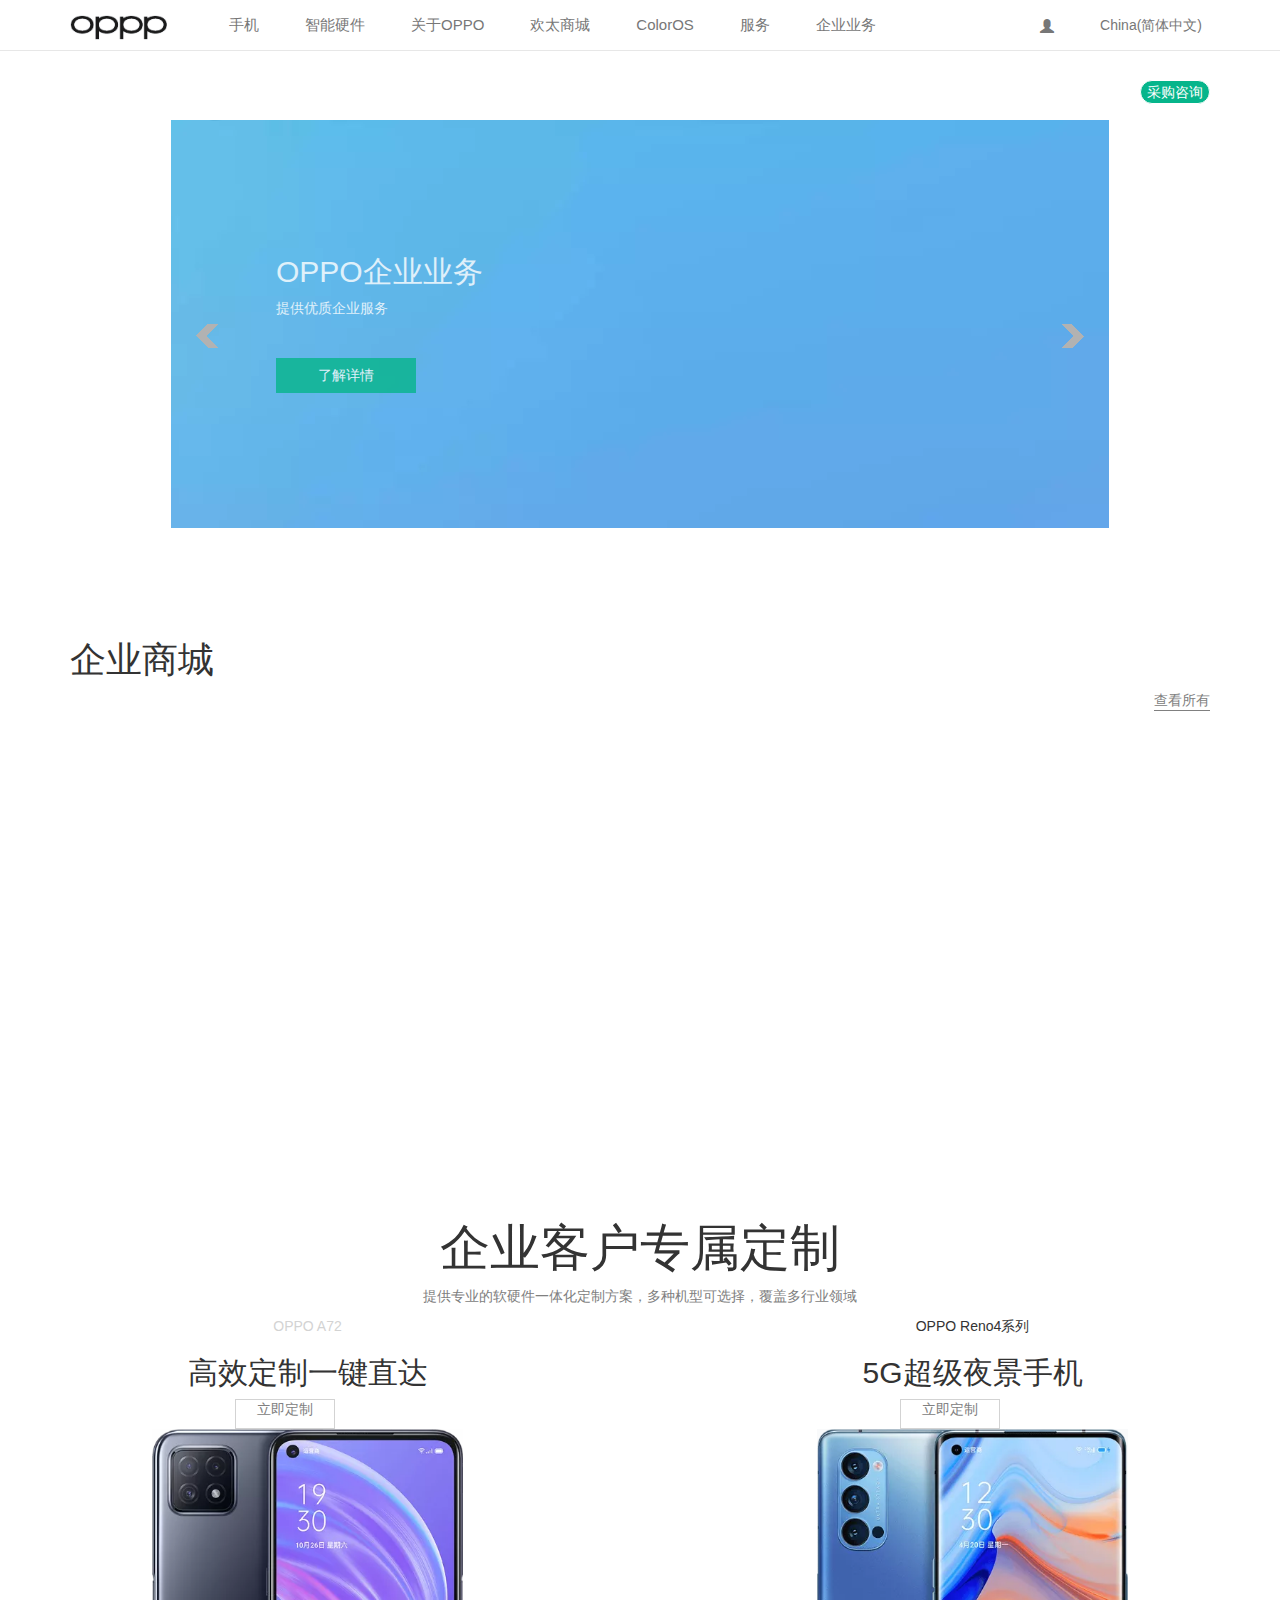
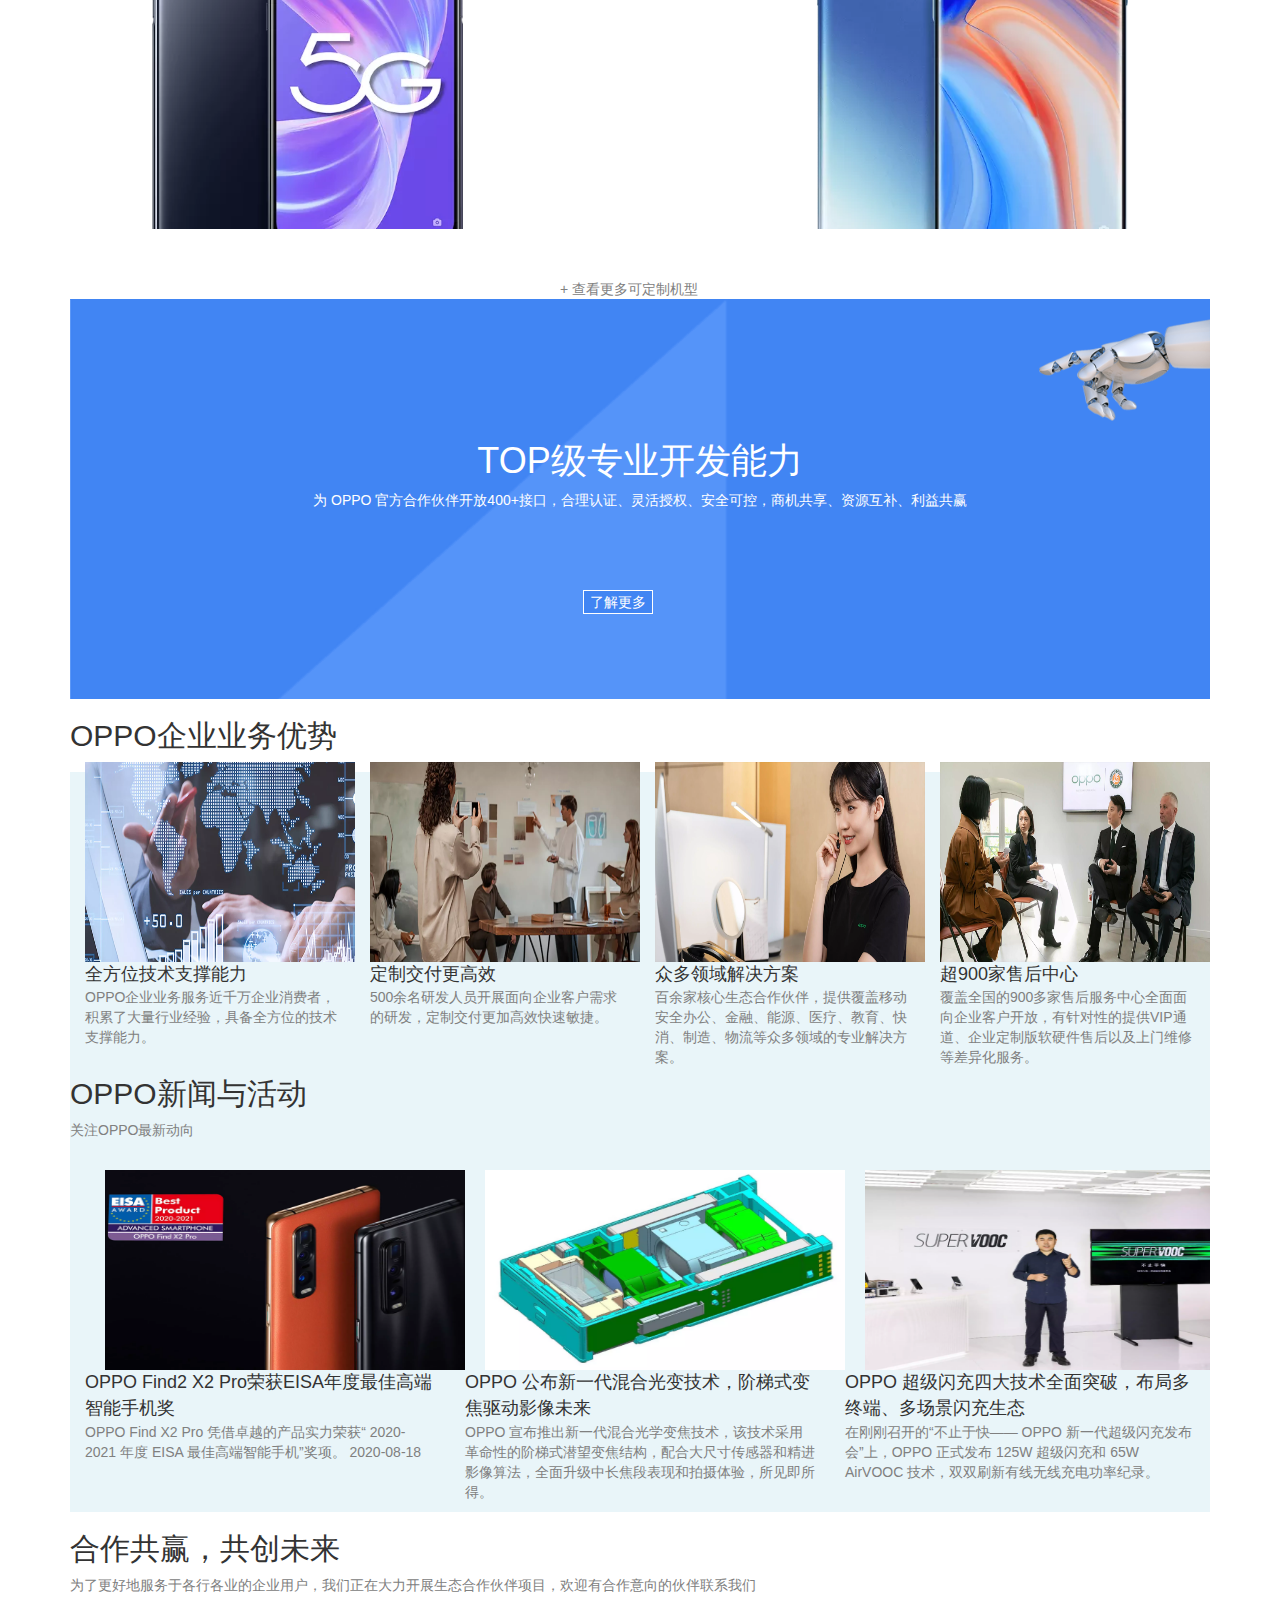
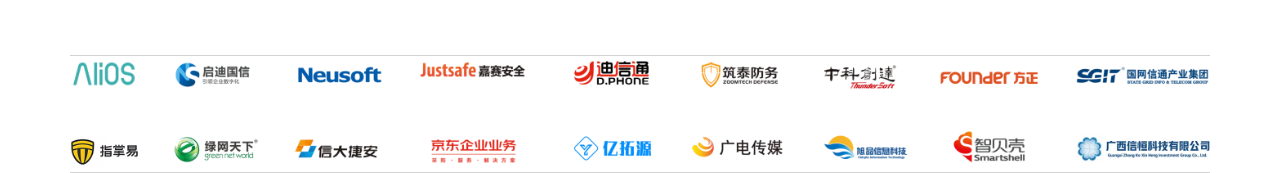
<file: 大二上-OPPO官网商城页面响应式设计/qiyeqiwu.html>
<!DOCTYPE html>
<html>
	<head>
		<meta charset="utf-8" />
		<title>OPPO 企业业务官网 | OPPO中国</title>
		<link rel="icon" href="https://business.oppo.com/static/favicon.ico">
   <link href="cssTian/style.css" rel="stylesheet" type="text/css"/>

<link rel="stylesheet" type="text/css" href="cssTian/bootstrap.min.css">
<link rel="stylesheet" href="cssTian/liMarquee.css">
<link rel="stylesheet" type="text/css" href="cssTian/nivo-slider.css" media="screen">
<style>
	body{
			overflow-x:hidden;
		}
		@media all and (max-width:767px) {
			.xiaoyu767{
				background-color: white;
			}
			.log{
				background-color: white;
			}
			.dibu,.pc_erjicaidan{
				display: none;
			}
		}
		@media all and (min-width:767px) {
			.dibushojiduan{
				display: none;
			}
			
		}
		@media screen and (min-width:640px) and (max-width:1196px) {
			.dengluzhuce{
				display: none;
			}
		}
		.erjicaidan{
			z-index: 100;
		}
		.erjicaidan a{
			font-size: 15px;
		}
		.shoji{
			position: absolute;
			display: none;
			float: left;
			background-color: #fff;
		}
	
	
	
.dowebok { width:1400px; margin: 150px auto; font-size: 14px;
background: white;
}
.dowebok .pic{
	height: 200px;

}
.dowebok .pic span{color: white;}
.dowebok div img{}
@media(max-width:1200px) {
    #loginBut{
        display: block;
        width: 120px;.02
        position: absolute;
        top:0px;
        right: 15%;
    }a{
    float: left;
         } }
@media (max-width: 767px) {
	.div1 a,.div2 a{margin-left: 20px;}
}
@media only screen and (min-width: 768px) and (max-width:991px) {
	.div1,.div2{margin-left: 300px;}
}
</style>

	</head>
	<body>
	<div class="container-fluid">
		<!--导航-->
		<div class="xiaoyu767" style="background-color: white;">
			<nav class="navbar navbar-default navbar-fixed-top bianse ">
			  <div class="container log">
				<!-- Brand and toggle get grouped for better mobile display -->
				<div class="navbar-header">
				  <button type="button" class="navbar-toggle collapsed" data-toggle="collapse" data-target="#bs-example-navbar-collapse-1" aria-expanded="false">
					<span class="sr-only">Toggle navigation</span>
					<span class="icon-bar"></span>
					<span class="icon-bar"></span>
					<span class="icon-bar"></span>
				  </button>
				  <a class="navbar-brand" href="index.html"><img src="images/index/OPPO_01.png" class="img-responsive" width="80%" height="80%"/></a>
				</div>
			
				<!-- Collect the nav links, forms, and other content for toggling -->
				<div class="collapse navbar-collapse " role="navigation" id="bs-example-navbar-collapse-1">
				  <ul class="nav navbar-nav flex-column justify-content-center erjicaidan">
					<!-- <li class="active"><a href="#">Link<span class="sr-only">(current)</span></a></li> -->
					<!-- <li>
						<a href="#">手机</a>
							<ul class="nav navbar-nav shoji flex-column justify-content-center">
								<li><a href="#">Find X 系列</a></li>
								<li><a href="#">Reno 系列</a></li>
								<li><a href="#">ACE 系列</a></li>
								<li><a href="#">A 系列</a></li>
								<li><a href="#">K 系列</a></li>
								<li><a href="#" class="navbar-right">查看更多</a></li>
							</ul> -->
						<!-- <div class="shoji nav navbar-nav justify-content-center">
							<ul>
								<li><a href="#">Find X 系列</a></li>
								<li><a href="#">Reno 系列</a></li>
								<li><a href="#">ACE 系列</a></li>
								<li><a href="#">A 系列</a></li>
								<li><a href="#">K 系列</a></li>
								<ul class="nav navbar-nav navbar-right">
									<li><a href="#">查看更多</a></li>
								</ul>
							</ul>
						</div> -->
					<!-- </li>
					<li><a href="#">智能硬件</a></li>
					<li><a href="#">关于OPPO</a></li>
					<li><a href="#">欢太商城</a></li>
					<li><a href="#">ColorOS</a></li>
					<li><a href="#">服务</a></li>
					<li><a href="#">企业业务</a></li>
				  </ul>
				  <ul class="nav navbar-nav navbar-right dengluzhuce">
					<li><a href="#" class="glyphicon glyphicon-user"></a></li>
					<li><a href="#">China(简体中文)</a></li>
				  </ul> -->
				  
				  
				  <li class="dropdown">
				      <a href="#" class="dropdown-toggle erjishoji" data-toggle="dropdown" role="button" aria-haspopup="true" aria-expanded="false">手机</a>
				      <ul class="dropdown-menu">
				        <li><a href="Find_X2_Pro.html">Find X 系列</a></li>
				        <li><a href="#">Reno 系列</a></li>
				        <li><a href="#">ACE 系列</a></li>
				        <li><a href="#">A 系列</a></li>
				        <li><a href="#">K 系列</a></li>
				  		<li><a href="#">查看更多</a></li>
				      </ul>
				    </li>
				  				
					<li class="dropdown">
					  <a href="#" class="dropdown-toggle" data-toggle="dropdown" role="button" aria-haspopup="true" aria-expanded="false">智能硬件</a>
					  <ul class="dropdown-menu">
						<li><a href="#">智能电器</a></li>
						<li><a href="#">穿戴</a></li>
						<li><a href="#">声学</a></li>
						<li><a href="#">配件</a></li>
						<li><a href="#">查看更多</a></li>
					  </ul>
					</li>
					
					<li class="dropdown">
					  <a href="#" class="dropdown-toggle" data-toggle="dropdown" role="button" aria-haspopup="true" aria-expanded="false">关于OPPO</a>
					  <ul class="dropdown-menu">
						<li><a href="PinPaiKongJian.html">品牌故事</a></li>
						<li><a href="MeiXueKongJian.html">美学空间</a></li>
						<li><a href="#">活动</a></li>
						<li><a href="#">新闻中心</a></li>
					  </ul>
					</li>
						
					<li><a href="huantai.html">欢太商城</a></li>
					<li><a href="#">ColorOS</a></li>
					<li><a href="FuWu.html">服务</a></li>
					<li><a href="#">企业业务</a></li>
						
				  </ul>
				  
				  <ul class="nav navbar-nav navbar-right dengluzhuce">
				    <li><a href="denglu.html" class="glyphicon glyphicon-user"></a></li>
				    <li><a href="#">China(简体中文)</a></li>
				  </ul>
				</div><!-- /.navbar-collapse -->
			  </div><!-- /.container-fluid -->
			</nav>
		</div>
	</div>
		
		<div style="height: 80px;">
		</div>
<div class="container">
	<div>
		<button type="button"  class="caigou">采购咨询</button>
	</div>

			<!-- 轮播图 -->
			
			
			
			
	<div id="slider-container">

	<div id="slider" class="nivoSlider">
		<img title="#htmlcaption1" src="img/yw.jpg" class="img-responsive"/>
		<img title="#htmlcaption2" src="img/sc.jpg" class="img-responsive"/>
		<img title="#htmlcaption3" src="img/kfz.jpg" class="img-responsive"/>
		<img title="#htmlcaption4" src="img/dz.jpg" class="img-responsive"/>
	</div><!-- #slider -->
	
	<div id="htmlcaption1" class="nivo-html-caption">

		<h1>OPPO企业业务</h1>
		<p>提供优质企业服务 </p>
		<button type="button" class="xiangqing">了解详情</button>
	</div>
	
	<div id="htmlcaption2" class="nivo-html-caption">

		<h1>OPPO企业商城</h1>
		<p>灵活定制,敢想敢选择</p>
	<button type="button" class="xiangqing">了解详情</button>
	</div>
	
	<div id="htmlcaption3" class="nivo-html-caption">
		<h1>OPPO企业开发者平台</h1>
		<p>联合开发,资源共享,互创共赢 </p>
	</div>
	
	<div id="htmlcaption4" class="nivo-html-caption">

		<h1>OPPO企业专属定制</h1>
		<p>多功能NFC,90Hz护眼灵点屏</p><br />
		<p>128G大内存·一体化双模5G</p>
		<button type="button" class="xiangqing">了解详情</button>
	</div>
	
</div>
	
<h1>企业商城</h1>
<div class="">
	<div class="look"><a href="#">查看所有</a></div>
</div>
<!--图片滚动轮播-->
<div class="col-md-12 col-xs-12">
<div class="dowebok" style="background-color: white;">
	<ul>
		<li><div class="pic">
		<a href="#"><img src="img/A32.png" class="img-responsive"/></a>
		<span style="color: black;">A72</span>
	<div class="btnBuy"><a href="#">立即团购</a></div>	
	</div>
	
		</li>
		<li>
			<div class="pic">
				<a href="#"><img src="img/A52.png" /></a>
				<span style="color: black;">A72n</span>
			<div class="btnBuy"><a href="#">立即团购</a></div>	
			</div>

		</li>
		<li>
		<div class="pic">
		<a href="#" ><img src="img/A72.png" /></a>
		<span style="color: black;">Reno 3</span>
	<div class="btnBuy"><a href="#">立即团购</a></div>	
	</div>

		</li>
	<li>
	<div class="pic">
		<a href="#" ><img src="img/A32.png" /></a>
			<span style="color: black;">Reno 3 Pro</span>
		<div class="btnBuy"><a href="#">立即团购</a></div>	
	</div>
	
		</li>
				<li>
		<div class="pic">
		<a href="#"><img src="img/A72.png" /></a>
		<span style="color: black;">Reno 4 SE</span>
		<div class="btnBuy"><a href="#" >立即团购</a></div>
	</div>

		</li>
	<li>
	<div class="pic">
		<a href="#"><img src="img/A72n.png" /></a>
			<span style="color: black;">A53(移动版)</span>
		<div class="btnBuy"><a href="#">立即团购</a></div>	
	</div>
	
		</li>
				<li>
		<div class="pic">
		<a href="#"><img src="img/A72.png" /></a>
		<span style="color: black;">A92</span>
	<div class="btnBuy"><a href="#">立即团购</a></div>	
	</div>

		</li>
	<li>
	<div class="pic">
		<a href="#"><img src="img/A72n.png" /></a>
		<span style="color: black;">A72(全网通)</span>
		<div class="btnBuy"><a href="#">立即团购</a></div>	
	</div>	
		</li>
				<li>
		<div class="pic">
		<a href="#"><img src="img/A72.png" /></a>
		<span style="color: black;">A92s</span>
		<div class="btnBuy"><a href="#">立即团购</a></div>
	</div>

		</li>
	<li>
	<div class="pic">
		<a href="#"><img src="img/A72n.png" /></a>
		<span style="color: black;">A72n</span>
	<div class="btnBuy"><a href="#">立即团购</a></div>		
	</div>
		</li>
	</ul>
		
</div>
</div>
<!--图文部分-->
<h2 class="dingzhi">企业客户专属定制</h2>
<p style="text-align: center;color: grey;" class="col-md-12 col-xs-12">提供专业的软硬件一体化定制方案，多种机型可选择，覆盖多行业领域</p>
	<div class="dzdiv1 col-md-5 col-sm-12 col-xs-12">
	<p>OPPO A72</p>
	<h2>高效定制一键直达</h2>
	<div class="div1"><a href="#">立即定制</a></div>
	<div class="one"><img src="img/dz1.png"height="400px"/></div>
	</div>
	<div class="col-md-2"></div>
	<div class="dzdiv2 col-md-5 col-sm-12 col-xs-12">
		<p>OPPO Reno4系列</p>
		<h2>5G超级夜景手机</h2>
		<div class="div2"><a href="#">立即定制</a></div>
		<div>
		<div class="two"><img src="img/dz2.png"  height="400px"/></div>
		</div>
	</div>
<div class="col-md-5"></div>
<div class="col-md-2 chakan col-xs-12"><a href="#">+ 查看更多可定制机型</a></div>
<div class="col-md-5"></div>

<!--图片重叠-->
<div style="clear: both;"></div>
<div class="tp">
	<div>&nbsp;</div>
		<div class="bg_left"><img src="img/bg_left.png" /></div>
	<h1 class="col-md-12 col-xs-12">TOP级专业开发能力</h1>
	<div class="col-md-12 col-xs-12">为 OPPO 官方合作伙伴开放400+接口，合理认证、灵活授权、安全可控，商机共享、资源互补、利益共赢</div>

<button type="button" id="liaojie"/>了解更多</button>
</div>


<div class="youshi">
	<h2>OPPO企业业务优势</h2>
	<div class="col-md-3 col-xs-12">
		<div><img src="img/ys1.jpg"/></div>
		<span>全方位技术支撑能力</span>
		<p>OPPO企业业务服务近千万企业消费者，积累了大量行业经验，具备全方位的技术支撑能力。</p>
	</div>
	<div class="col-md-3 col-xs-12">
		<img  src="img/ys2.jpg"/>
		<span>定制交付更高效</span>
		<p>500余名研发人员开展面向企业客户需求的研发，定制交付更加高效快速敏捷。</p>
	</div>
	<div class="col-md-3 col-xs-12">
		<img  src="img/ys3.jpg"/>
		<span>众多领域解决方案</span>
		<p>百余家核心生态合作伙伴，提供覆盖移动安全办公、金融、能源、医疗、教育、快消、制造、物流等众多领域的专业解决方案。</p>
	</div>
		<div class="col-md-3 col-xs-12">
		<img  src="img/ys4.jpg"/>
		<span>超900家售后中心</span>
		<p>覆盖全国的900多家售后服务中心全面面向企业客户开放，有针对性的提供VIP通道、企业定制版软硬件售后以及上门维修等差异化服务。</p>
	</div>
	
</div>
<!--鼠标悬浮图片放大部分-->
<div class="activity">
	<h2>OPPO新闻与活动</h2>
	<div class="title">关注OPPO最新动向
</div>
	<div style="clear: both;"></div>
<div class="xinwen">
	<div class="col-md-4 col-xs-12"><img src="img/xinwen1.jpg"/>
	<span>OPPO Find2  X2 Pro荣获EISA年度最佳高端智能手机奖</span>
	<p>OPPO Find X2 Pro 凭借卓越的产品实力荣获“ 2020-2021 年度 EISA 最佳高端智能手机”奖项。
2020-08-18</p>
	</div>
	<div class="col-md-4 col-xs-12"><img src="img/xinwen2.jpg"/>
	<span>
OPPO 公布新一代混合光变技术，阶梯式变焦驱动影像未来
</span>
<p>OPPO 宣布推出新一代混合光学变焦技术，该技术采用革命性的阶梯式潜望变焦结构，配合大尺寸传感器和精进影像算法，全面升级中长焦段表现和拍摄体验，所见即所得。</p>
	</div>
	<div class="col-md-4 col-xs-12"><img src="img/xinwen3.jpg"/>
	<span>OPPO 超级闪充四大技术全面突破，布局多终端、多场景闪充生态</span>
	<p>在刚刚召开的“不止于快—— OPPO 新一代超级闪充发布会”上，OPPO 正式发布 125W 超级闪充和 65W AirVOOC 技术，双双刷新有线无线充电功率纪录。
</p>
	</div>
</div>
</div>



<h2>合作共赢，共创未来</h2>
<div class="title">为了更好地服务于各行各业的企业用户，我们正在大力开展生态合作伙伴项目，欢迎有合作意向的伙伴联系我们</div>
<div class="pinpai"><img src="img/pinpai.png"/></div>


</div><!--end -->

<script src="jsTian/bootstrap.min.js"></script>
<script src="jsTian/jquery-1.12.4.js"></script>
<script type="text/javascript" src="jsTian/jquery.slider.min.js"></script>
<script src="jsTian/jquery-1.8.3.min.js"></script>
<!--无缝滚动-->
<script type="text/javascript" src="jsTian/jquery.liMarquee.js"></script>


<script type="text/javascript" src="jsTian/jquery.easing.1.3.js"></script>
<script type="text/javascript" src="jsTian/jquery.nivo.slider.pack.js"></script>
<script type="text/javascript">
//Slider
jQuery(window).load(function() {
	jQuery('#slider').nivoSlider({
	effect: 'fold',
	slices:15,
	animSpeed:500, //Slide transition speed
	pauseTime:5000,
	controlNav: false,
	directionNavHide: false,
	prevText: 'prev',
	nextText: 'next',
	startSlide:0, //Set starting Slide (0 index)
	directionNav:true, //Next &amp; Prev
	afterLoad: function(){
		jQuery(".nivo-caption").animate({top:"60"}, {easing:"easeOutBack", duration: 500})
		},
		beforeChange: function(){
		jQuery(".nivo-caption").animate({top:"-300"}, {easing:"easeInBack", duration: 500})
		},
		afterChange: function(){
		jQuery(".nivo-caption").animate({top:"60"}, {easing:"easeOutBack", duration: 500})
		}
	});
	
});

</script>
<script type="text/javascript">
	$(function  () {
		$(".pic").hover(function(){
			$(this).children("span").hide();
			$(this).children(".btnBuy").show();
		},function(){
			$(this).children("span").show();
			$(this).children(".btnBuy").hide();
		})
	})
	$(function(){
		$(".dzdiv1").hover(function(){
			$(this).children(".div1").css({});
		})
	})
</script>
<script type="text/javascript">
$(function(){
	$('.dowebok').liMarquee({
        scrollamount:200
    });
	//鼠标移入导航条边变白色
	/* $(".bianse").hover(function(){
		$(this).css("background-color","white");
	},function(){
		$(this).css("background-color","transparent");
	}); */
	
	$(".navbar-default").css("background-color","white");
});
</script>
	
	</body>
</html>
</file>
<file: 大二上-OPPO官网商城页面响应式设计/cssShu/style.css>
*{padding: 0px;
  margin: 0px;
 
  }
body{
	 overflow-x:hidden;
}
.imgTile{
	width: 100%;
	height: 600px;
	background: url(../images/1.jpg) no-repeat;
	-moz-background-size:100% 100%;
	background-size:100% 100%;

}

@media all and (max-width:770px) {
	.imgTile{
		height: 300px;
	}
}
.zi{

	font-size: 48px;
	color: white;
	text-align: center;
	margin-top: 70px;

}
.zibo{
		font-size: 40px;
	color: black;
	text-align: center;
	margin-top: 150px;
}
.kuang{
	
	height: 280px;
	margin-top: 50px;
	/* margin-left: 350px;
	margin-top: 40px; */
}

.kuang input{
	width: 495px;
	height: 60px;
	padding-left: 50px;
	font-size: 20px;

}
.kuang img{
	position: absolute;
	margin-top: 20px;
	width: 20px;
	height: 20px;
margin-left: 20px;
}
.bodyTool{

   width: 100%;
   height: 120px;
   background-color: #FAFAFA;
   margin-right: 4px;
  
}
.ha .bodyTool:hover{
    background-color: #E5E5E5;
}
.ListU{
	
	width: 495px;
	padding-left: 40px;
	padding-top: 30px;
	border: 2px solid #F5F5F5 ;
	background-color: white;
	text-decoration: none;
	list-style: none;
	display: none;

	
}
.ListU li dd{
	margin-top: 10px;
}
.ListU li dt{
	color: #656565;
	font-size: 15px;
}
.ListU li dd a{
	text-decoration: none;
	color: black;
	font-size: 20px;
	font-weight: bold;

}
.Bimg img{
	width: 60px;
	height: 50px;
	margin-top: 35px;
	margin-left: 10px;

}
.look{
	margin-top: 35px;
	font-weight: bold;
	
}
.look a{ 
	text-decoration: none;
    font-size: 18px;
	color: black;}
.lookB{
   
    margin-top:10px;
  
}
.lookB a{
	text-decoration: none;
  font-size: 15px;
  color: #656565;
}
.bian{
	margin-top:20px;
}
.Park{

}
.Park .One a{
	 text-decoration: none;
}
.Park .Two a{
	 text-decoration: none;
}
.One {
  font-size: 20px;
  color: black;
 font-weight: bold;
}
.Two {
    font-size: 20px;
    color: #656565;
    font-weight: bold;
    
}
.Three{
	 font-size: 20px;
    color: #656565;
    font-weight: bold;
     

}
.Four{
	 font-size: 20px;
    color: #656565;
    font-weight: bold;
}
.hang{
	margin-top:50px;
}
.hrB{
	margin-top:25px;
	width: 100%;
	height: 1px;
	border-bottom: 2px solid #656565;
}
.qi{
	padding-top:25px;
	font-size: 20px;
	color: black;
	font-weight: bold;
	text-align: left;
}
.TableTwo{
	display: none;
}
.TableThree{
	display: none;
}
.TableFour{
	display: none;
}
.cool{
	margin-top:50px; 
}
.cool img{
	width: 470px;
	height: 300px;

}
.wood{
	font-size: 20px;
	padding-left: 60px;
	margin-top: 30px;
	color: black;
	font-weight: bold;

}
.wood img{
	width: 50px;
	height: 50px;
}
.cha{
	font-size: 15px;
	margin-top: 30px;
	color: black;
	border-bottom: 1px solid black;
	margin-left: 20px;
}
.wood .cha a{ 
text-decoration: none;
color: black;}
.dazi{
	margin-top: 60px;
	font-size: 20px;
	color: black;
}
.ms{padding-left: 10px;}
.ms img{
	width: 80%;
	height: 80%;
	 transition-function: ease-out;
    transition-duration: 1000ms;
    -webkit-transition-function: ease-out;
    -webkit-transition-duration: 1000ms;
    -moztransition-function: ease-out;
    -moztransition-duration: 1000ms;
    -o-transition-function: ease-out;
    -o-transition-duration: 1000ms;
}
.ms img:hover{
	 transform: scale(1.1,1.1);
    -webkit-transform: scale(1.1,1.1);
    -moz-transform: scale(1.1,1.1);
    -o-transform: scale(1.1,1.1);
}
.too{
	margin-top:40px;
	margin-left: 30px;
}
.gre{
  width: 80px;
  height: 20px;
  background-color: green;
  color: white;
  text-align: center;
}
.jk{
	font-size: 15px;
   color: #656565;
   margin-left: 10px;
}
.wule{
   margin-top:20px;
   font-size: 25px;
   font-weight: bold;
   color: black;
}
.gra{
   margin-top:20px;
   font-size: 18px;
}

.GoodTwo{
	display: none;
}
.GoodThree{
	display: none;
}
.GoodFour{
	display: none;
}
.OneO{
  font-size: 20px;
  color: black;
 font-weight: bold;
  
  border-bottom:  2px solid black;
  border: none;
  padding-bottom: 8px;
}
.TwoO{
    font-size: 20px;
    color: #656565;
    font-weight: bold;
     border-bottom:  2px solid black;
     border-bottom: none;
     padding-bottom: 8px;
}
.ThreeO{
	 font-size: 20px;
    color: #656565;
    font-weight: bold;
     border-bottom:  2px solid black;
     border-bottom: none ;
     padding-bottom: 8px;

}
.FourO{
	 font-size: 20px;
    color: #656565;
    font-weight: bold; 
}
.gen{
	margin-top: 100px;
	font-size: 20px;
	color: #656565;
	border-bottom: 1px solid black;
	text-align: center;
}
.HH{
	margin-top:80px;
}
.nihao{
   margin-top:20px;
   font-size: 25px;
   font-weight: bold;
   color: black;
   text-align: center;
}
.HH img{
	width: 380px;
	height: 250px;
	 transition-function: ease-out;
    transition-duration: 1000ms;
    -webkit-transition-function: ease-out;
    -webkit-transition-duration: 1000ms;
    -moztransition-function: ease-out;
    -moztransition-duration: 1000ms;
    -o-transition-function: ease-out;
    -o-transition-duration: 1000ms;
}
.HH img:hover{
	 transform: scale(0.9,0.9);
    -webkit-transform: scale(0.9,0.9);
    -moz-transform: scale(0.9,0.9);
    -o-transform: scale(0.9,0.9);
}



@media all and (max-width:767px) {
	.xiaoyu767{
		background-color: white;
	}
	.log{
		background-color: white;
	}
}

@media screen and (min-width:640px) and (max-width:999px) {
	.dengluzhuce{
		display: none;
	}
}
.erjicaidan{
	z-index: 100;
}
.erjicaidan a{
	font-size: 15px;
}
.shoji{
	position: absolute;
	display: none;
	float: left;
	background-color: #fff;
}
</file>
<file: 大二上-OPPO官网商城页面响应式设计/cssTian/style.css>
/* General body settings */
body { 
  color: #000; 
  font-size:13px; 
  direction: ltr;
  margin: 0 !important;
  padding: 0 !important;
  overflow-x: hidden;

}


a{color: black;}
.caigou{
	background: #06b58b;
	color: white;
	border-radius: 45px;
	display: flex;
	float:right;
	border: 1px solid white;
}
/*轮播图*/
#slider-container{margin:0px;width:100%;height:500px;overflow:hidden;clear:both !important;position:relative;margin:40px auto 0 auto;}
.nivoSlider img{left:0px;top:0px;display:none;position:absolute;
width: 100%;
height: 100%;
}
.nivoSlider a{border:0px currentColor;display:block;}
.nivo-directionNav a{border:0px currentColor;width:22px;height:24px;text-indent:-9999px;display:block;}
#slider{margin:0px auto;width:938px;height:408px;overflow:hidden;position:relative;z-index:9;}
#slider h1{color:white);font-size:30px;}
/* ！轮播图 */
.xiangqing{background: #06b58b;
text-align: center;
color: white;
width: 140px;
height:35px;
border: none;
margin-top: 40px;}

.xiangqing{background: #06b58b;
text-align: center;}
.look{float: right;
border-bottom: 1px solid grey;
text-decoration: none;

}
.look a{color: gray;}
.look a:hover{color: gainsboro;}
 .slideBox{ overflow:hidden; zoom:1; padding:10px 0 10px 42px; position:relative;}

 ul{ overflow:hidden; zoom:1;   }

ul li{ margin:0 8px; float:left; display:inline; overflow:hidden; text-align:center;  }

 ul li .pic{ text-align:center;
 }
  ul li .pic span{
  	color: black;
  } 
  ul li .pic a:hover{text-decoration: none;}
 ul li .pic img{ width:120px; height:150px; display:block;  padding:2px;  }

 ul li .pic a:hover img{ border-color:#999;  }


  .btnBuy {
 	background: #06b58b;
color: black;
display: none;
height: 20px;
 }
 .btnBuy a{
 	text-decoration: none;
 color: white;}
 .btnBuy a:hover{text-decoration: none;
 color: white;}

.dingzhi{
	font-size: 50px;
	text-align: center;
	
}
.dzdiv1{
text-align: center;
 }

.dzdiv1 p{color: lightgray;

vertical-align: middle;
}

.div1{
	width:100px;
	height: 30px;
	text-align: center;
border: 1px solid lightgray;
margin-left: 150px;
font-family: "黑体";
}
.div1 a{
	text-decoration: none;
	margin-top: 5px;
	color: gray;
}
.div1 a:hover{text-decoration: none;
}

.dzdiv2{float: right;
text-align: center;}
 .dzdiv2 .div2 a{
	text-decoration: none;
	color: gray;
text-align: center;
margin-top: 5px;}

.div2{
	width: 100px;
	height: 30px;
border: 1px solid lightgray;
margin-left: 150px;
font-family: "黑体";
}
.div2 a:hover{
	text-decoration: none;

}
.chakan{margin-top: 50px;}
.chakan a{text-decoration: none;
color: grey;
}
.chakan a:hover{text-decoration: none;}
.tp{

height:	400px;
	background: url(../img/bg.png);
color: white;}
.bg_left img{width: 15%;
height: 10%;
float: right;}
.tp h1
{
	text-align: center;
}
.tp div{text-align: center;}
#liaojie{
	border: 2px solid white;
background-color: #4185f3;
color: white;
border: 1px solid white;
margin-top: 80px;
margin-left:45% ;
}
.title{
	color: gray;
}
.pinpai{margin-top: 60px;
border-bottom: 1px solid lightgray;
border-top: 1px solid lightgray;
}

.pinpai img{width: 100%;}
.xinwen{   overflow: hidden;
margin-top: 30px;
}
.xinwen img{
	margin-left: 20px;
	width: 360px;
height: 200px;}
.xinwen div span{
	font-size: 18px;
}
.xinwen div p{
	color: gray;
	font-size: 14px;
}
.xinwen img:hover{

    /*放大倍数*/
    transform: scale(1.1);
 
    /*放大的速度*/
        transition: all 1.2s;
}
.activity{background: #e9f5f9;
}
.youshi{background: white;}
.youshi img{
	width: 270px;
	height: 200px;

}
.youshi div span{
	font-size: 18px;
}
.youshi div p{
	color: gray;
	font-size: 14px;
}
.youshi img:hover{

    /*放大倍数*/
    transform: scale(1.1);
 
    /*放大的速度*/
        transition: all 1.2s;
}
</file>
<file: 大二上-OPPO官网商城页面响应式设计/cssTian/liMarquee.css>
/*Plugin CSS*/
.str_wrap {
	overflow:hidden;
	//zoom:1;
	width:100%;
	font-size:12px;
	line-height:16px;
	position:relative;
	-moz-user-select: none;
	-khtml-user-select: none;
	user-select: none;  
	background:#f6f6f6;
	white-space:nowrap;
}

.str_wrap.str_active {
	background:#f1f1f1;
}
.str_move { 
	white-space:nowrap;
	position:absolute; 
	top:0; 
	left:0;
	cursor:move;
}
.str_move_clone {
	display:inline-block;
	//display:inline;
	//zoom:1;
	vertical-align:top;
	position:absolute; 
	left:100%;
	top:0;
}
.str_vertical .str_move_clone {
	left:0;
	top:100%;
}
.str_down .str_move_clone {
	left:0;
	bottom:100%;
}
.str_vertical .str_move,
.str_down .str_move {
	white-space:normal;
	width:100%;
}
.str_static .str_move,
.no_drag .str_move,
.noStop .str_move{
	cursor:inherit;
}
.str_wrap img {
	max-width:none !important;	
}
</file>
<file: 大二上-OPPO官网商城页面响应式设计/cssTian/nivo-slider.css>
@charset "utf-8";
.nivoSlider{position:relative;}
.nivoSlider img{left:0px;top:0px;position:absolute;}
.nivoSlider a.nivo-imageLink{margin:0px;padding:0px;border:0px currentColor;left:0px;top:0px;width:100%;height:100%;display:none;position:absolute;z-index:6;}
.nivo-slice{height:100%;display:block;position:absolute;z-index:5;}
.nivo-box{display:block;position:absolute;z-index:5;}
.nivo-caption{padding:30px 20px 40px;left:85px;top:-300px;width:300px;color:white;position:absolute;z-index:8;opacity:0.5;}
.nivo-caption p{margin:0px;padding:0px;}
.nivo-caption a{display:inline !important;}
.nivo-html-caption{display:none;}
.nivo-directionNav a{top:50%;position:absolute;z-index:9;cursor:pointer;}
.nivo-prevNav{background:url(../img/prev.png) no-repeat;left:25px;}
.nivo-nextNav{background:url(../img/next.png)no-repeat;right:25px;}
@media all and (max-width:676px) {
	.nivo-nextNav{
		left: 400px;
	}
	
}
.nivo-controlNav a{position:relative;z-index:9;cursor:pointer;}
.nivo-controlNav a.active{font-weight:bold;}
</file>
